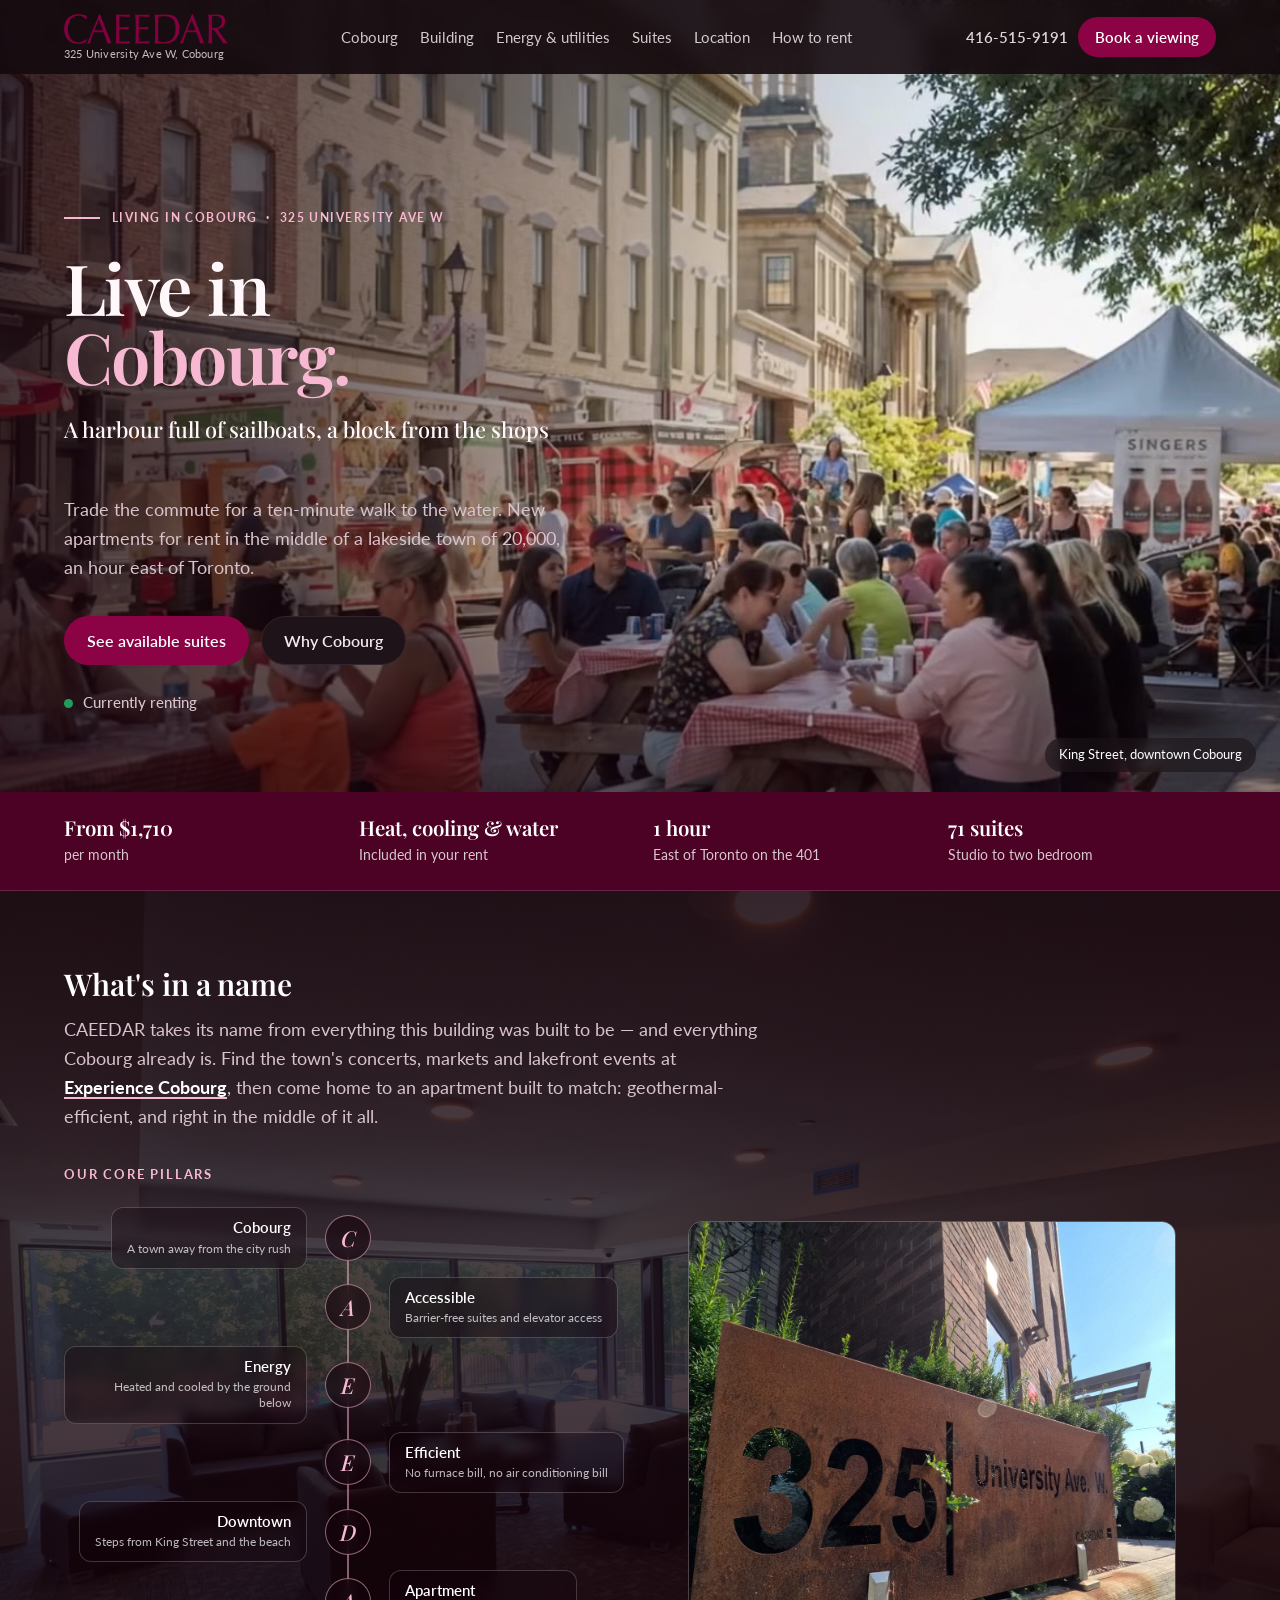
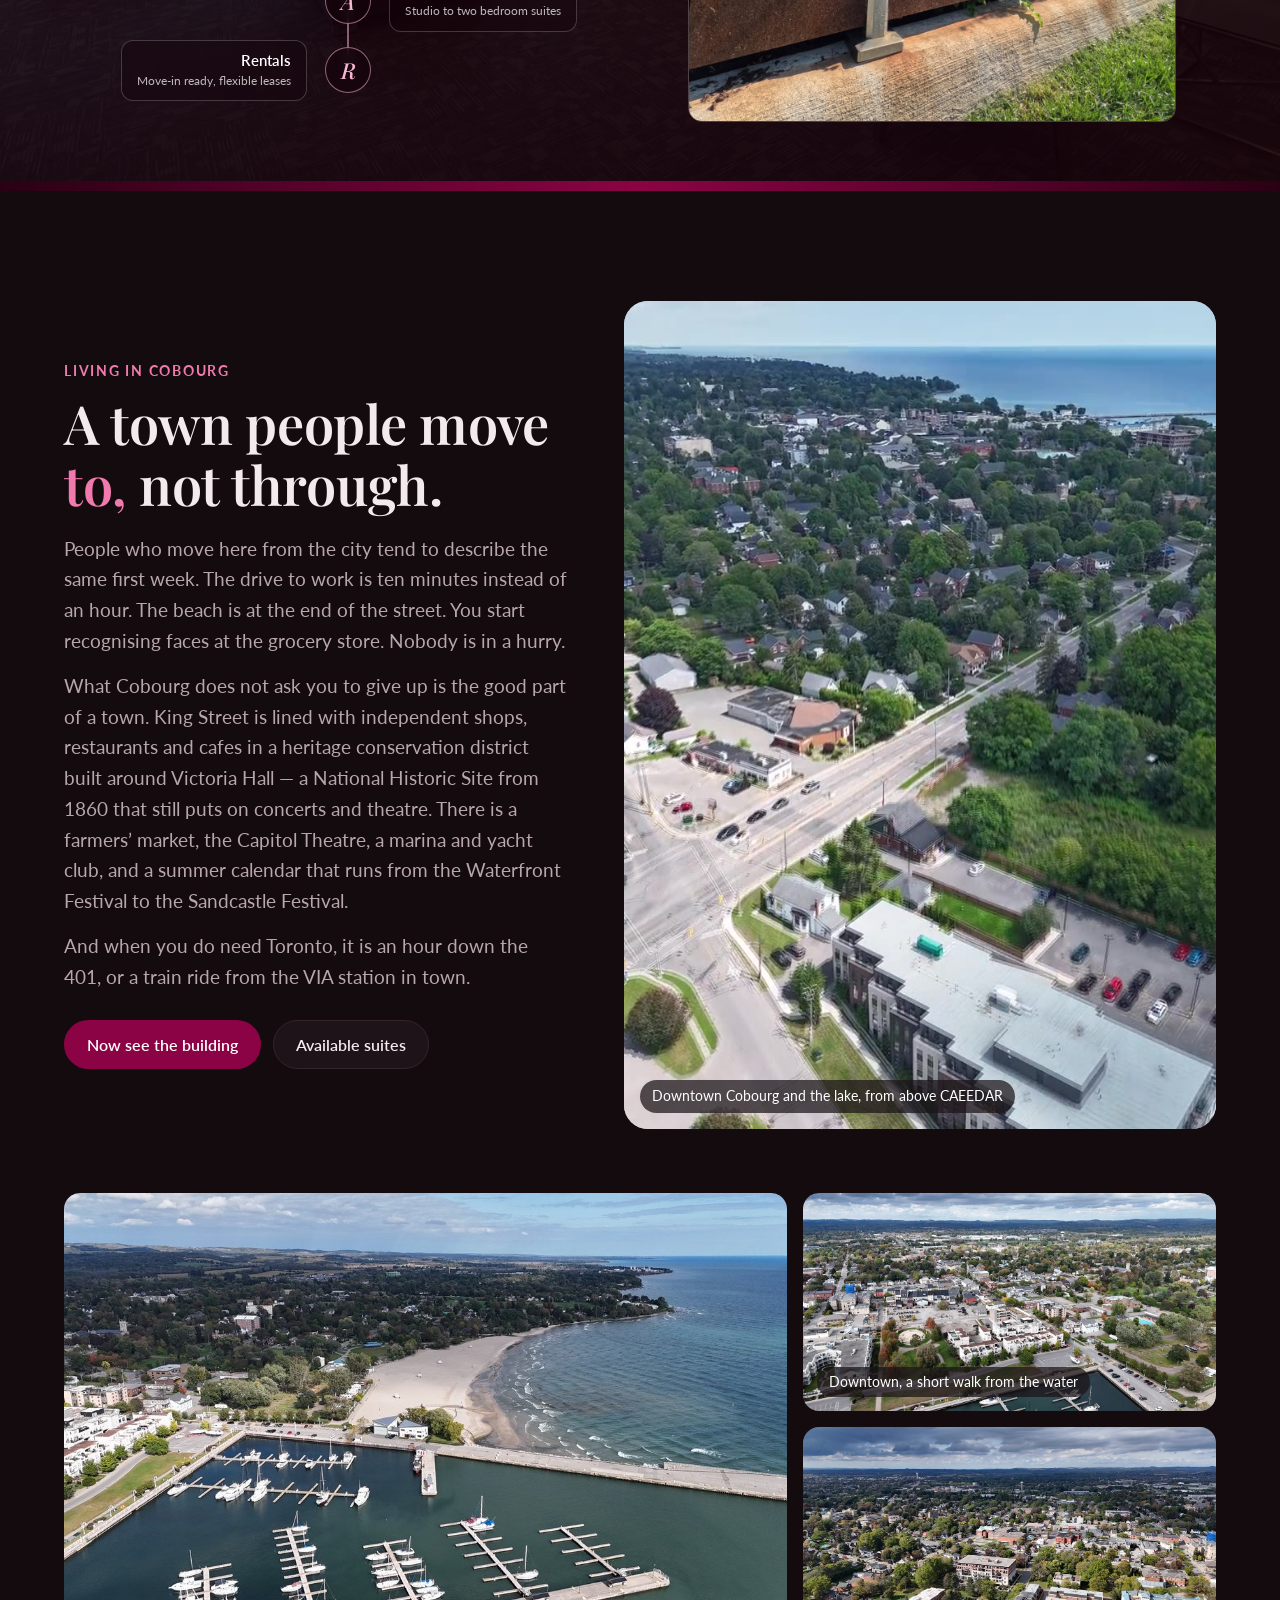
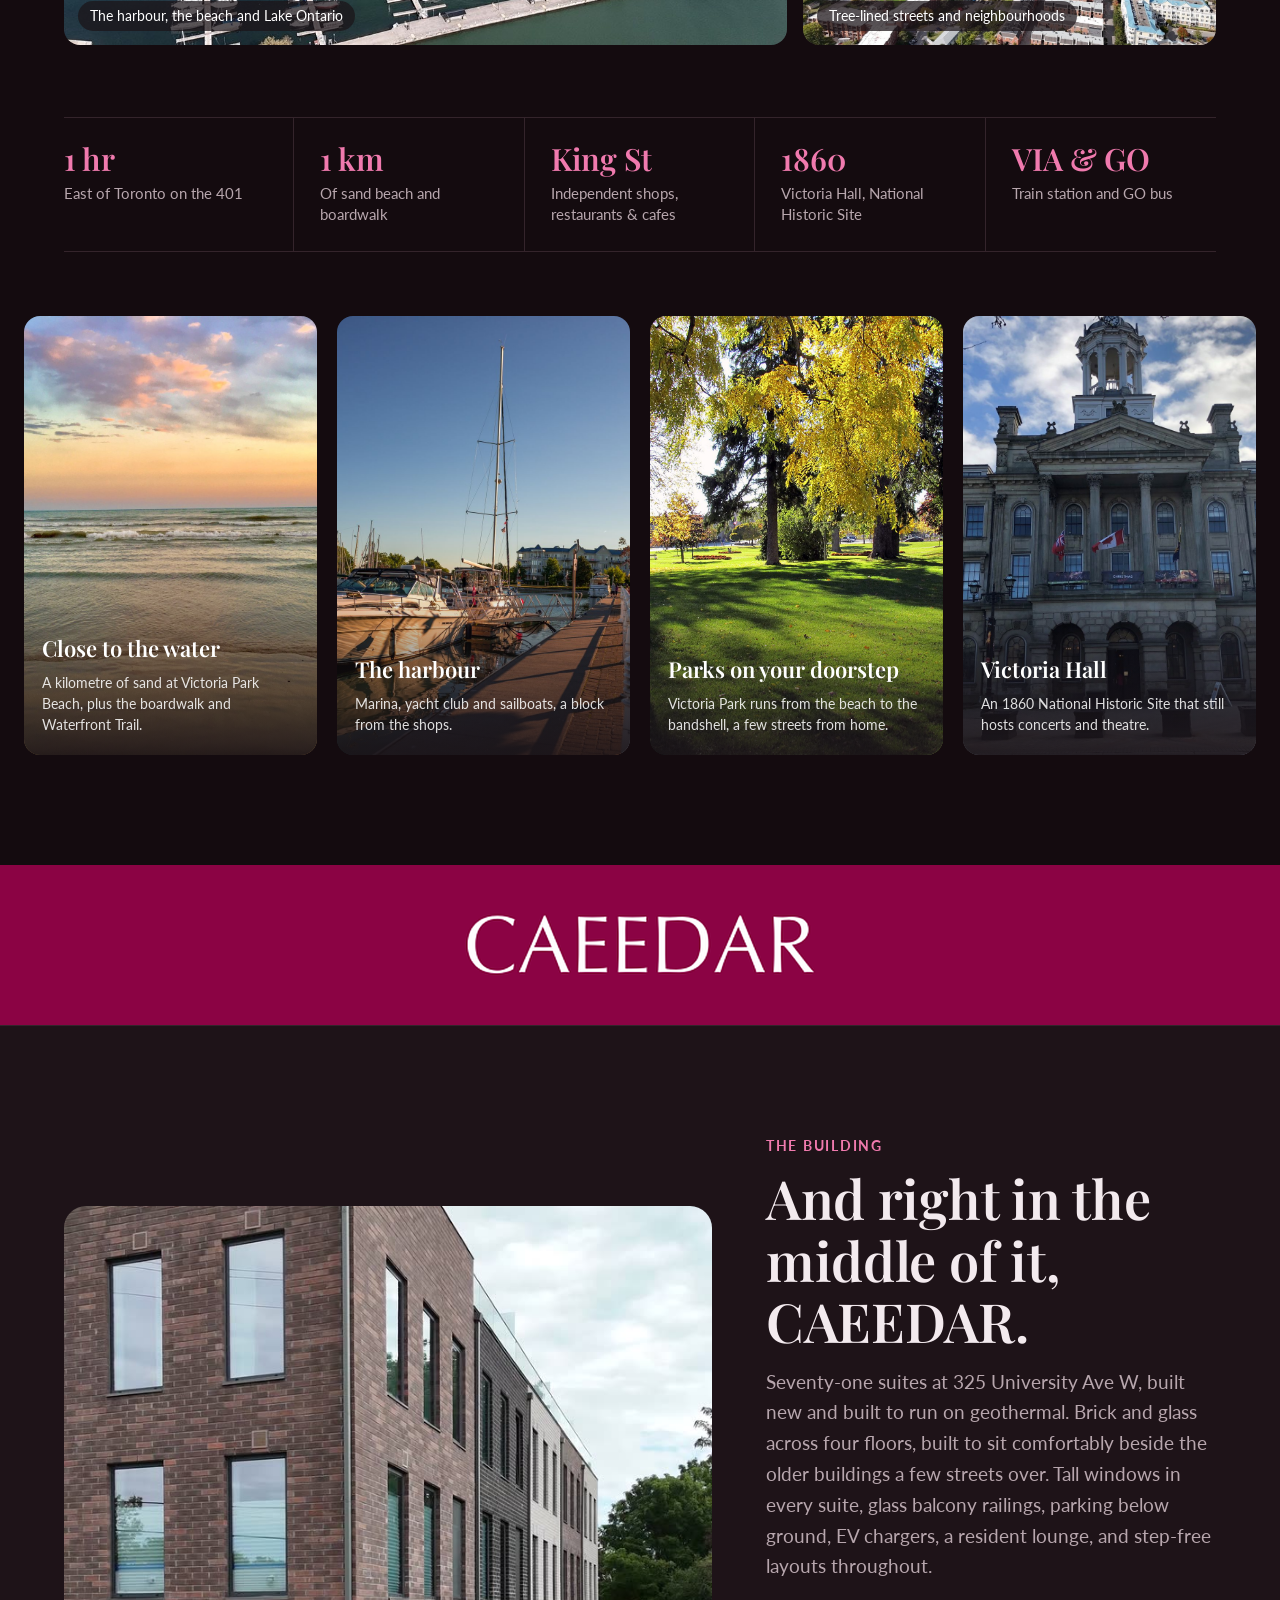
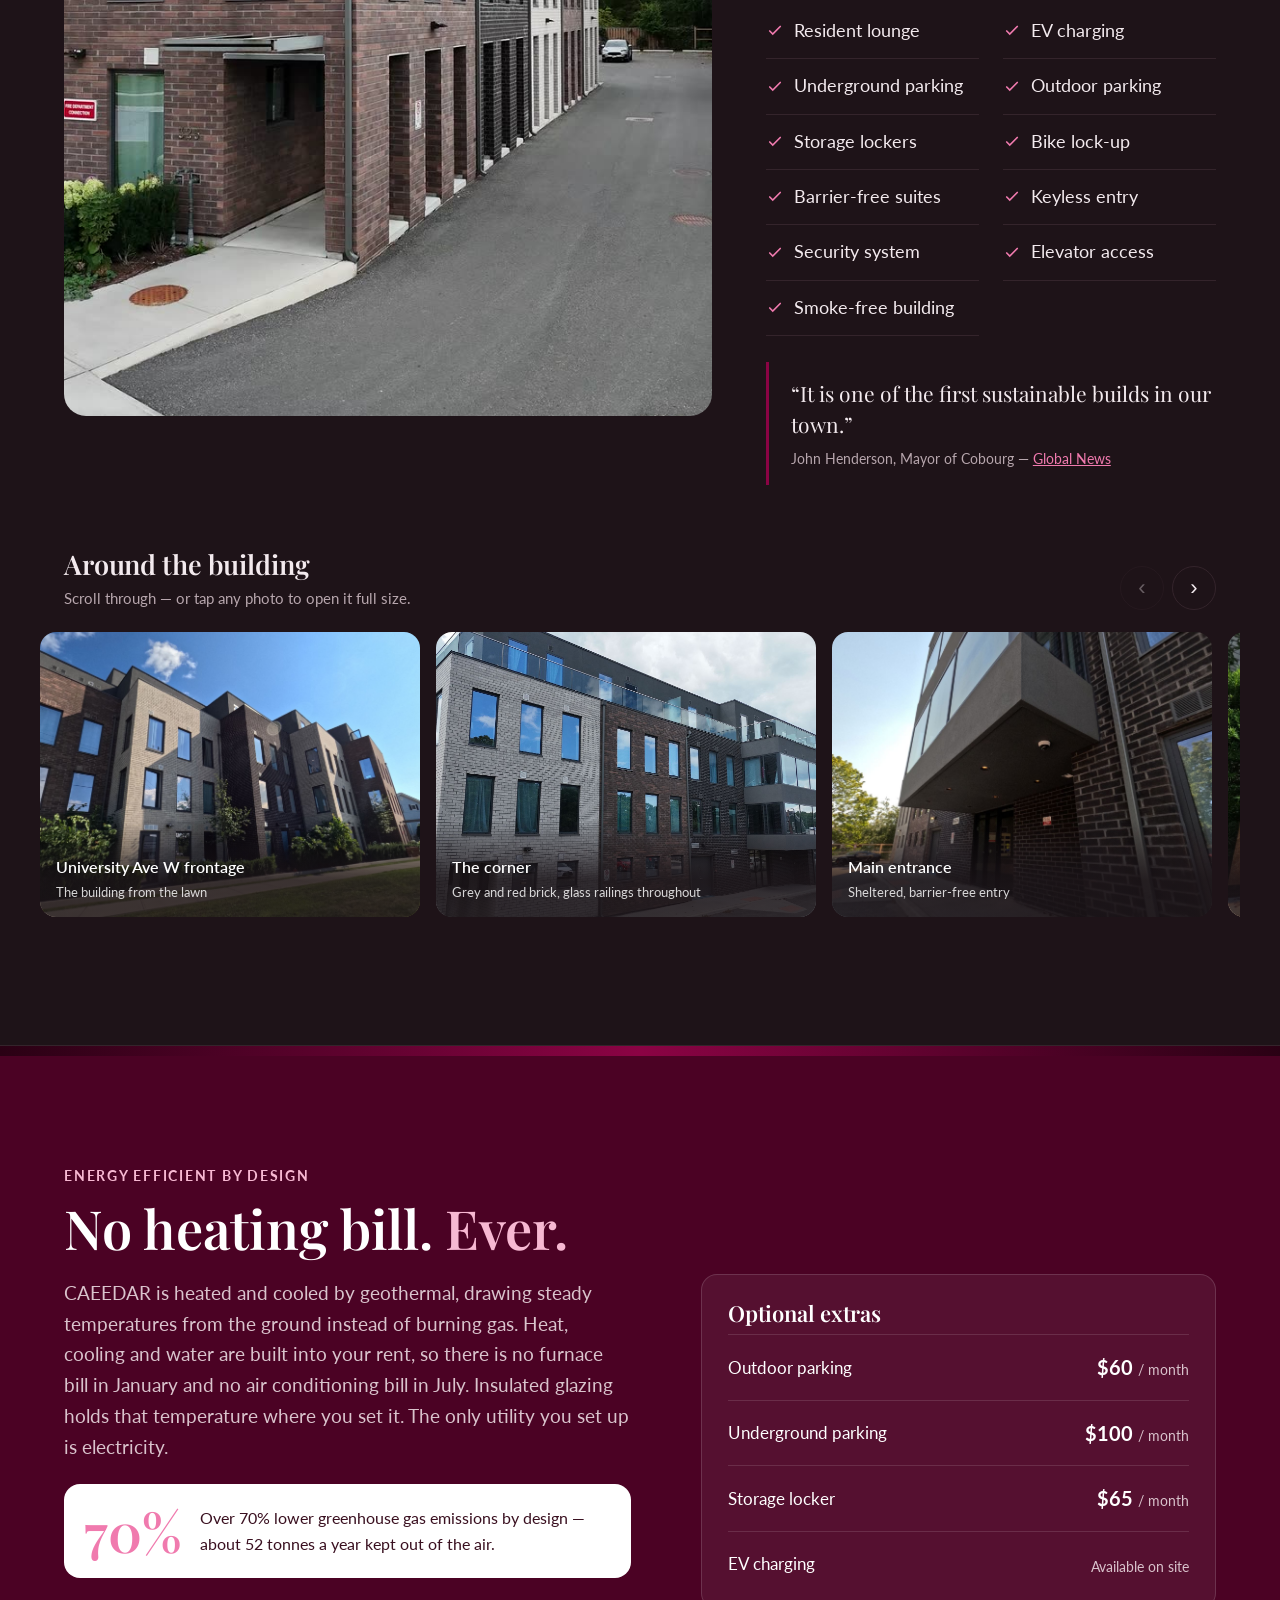
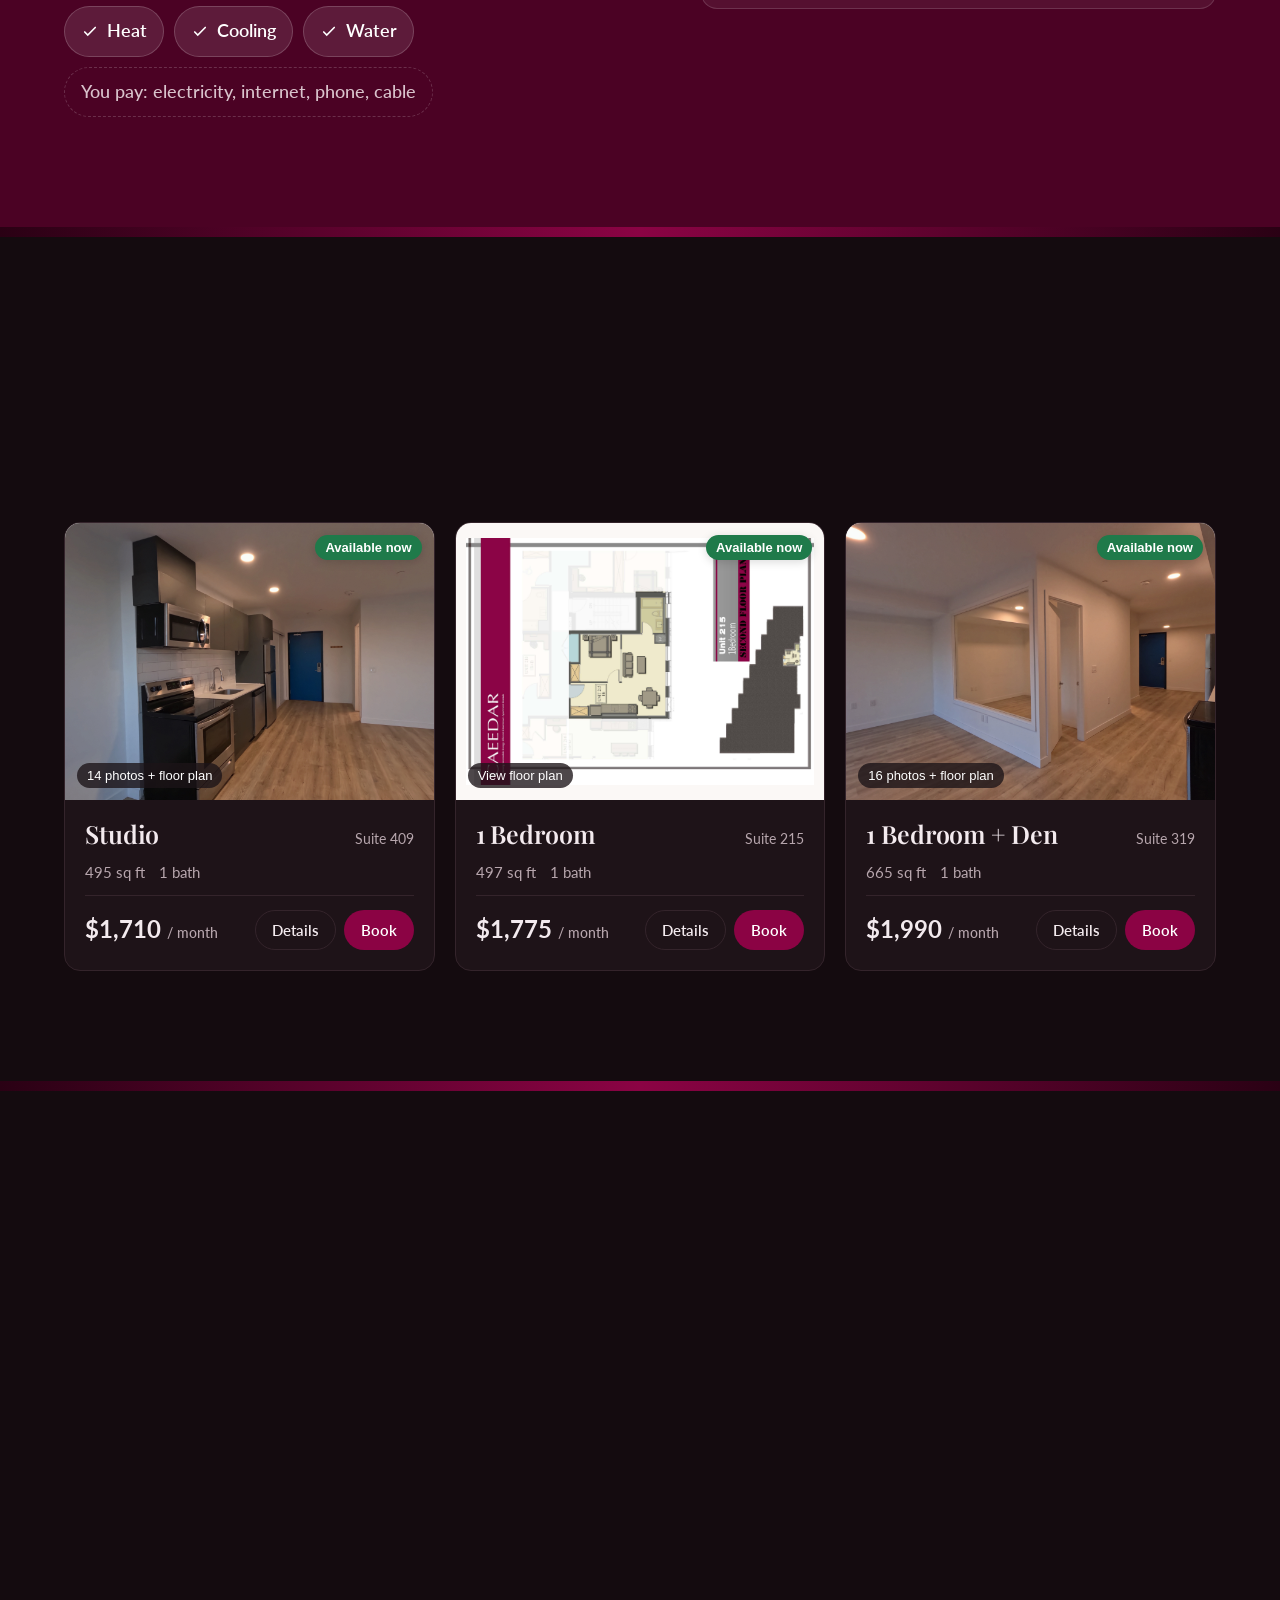
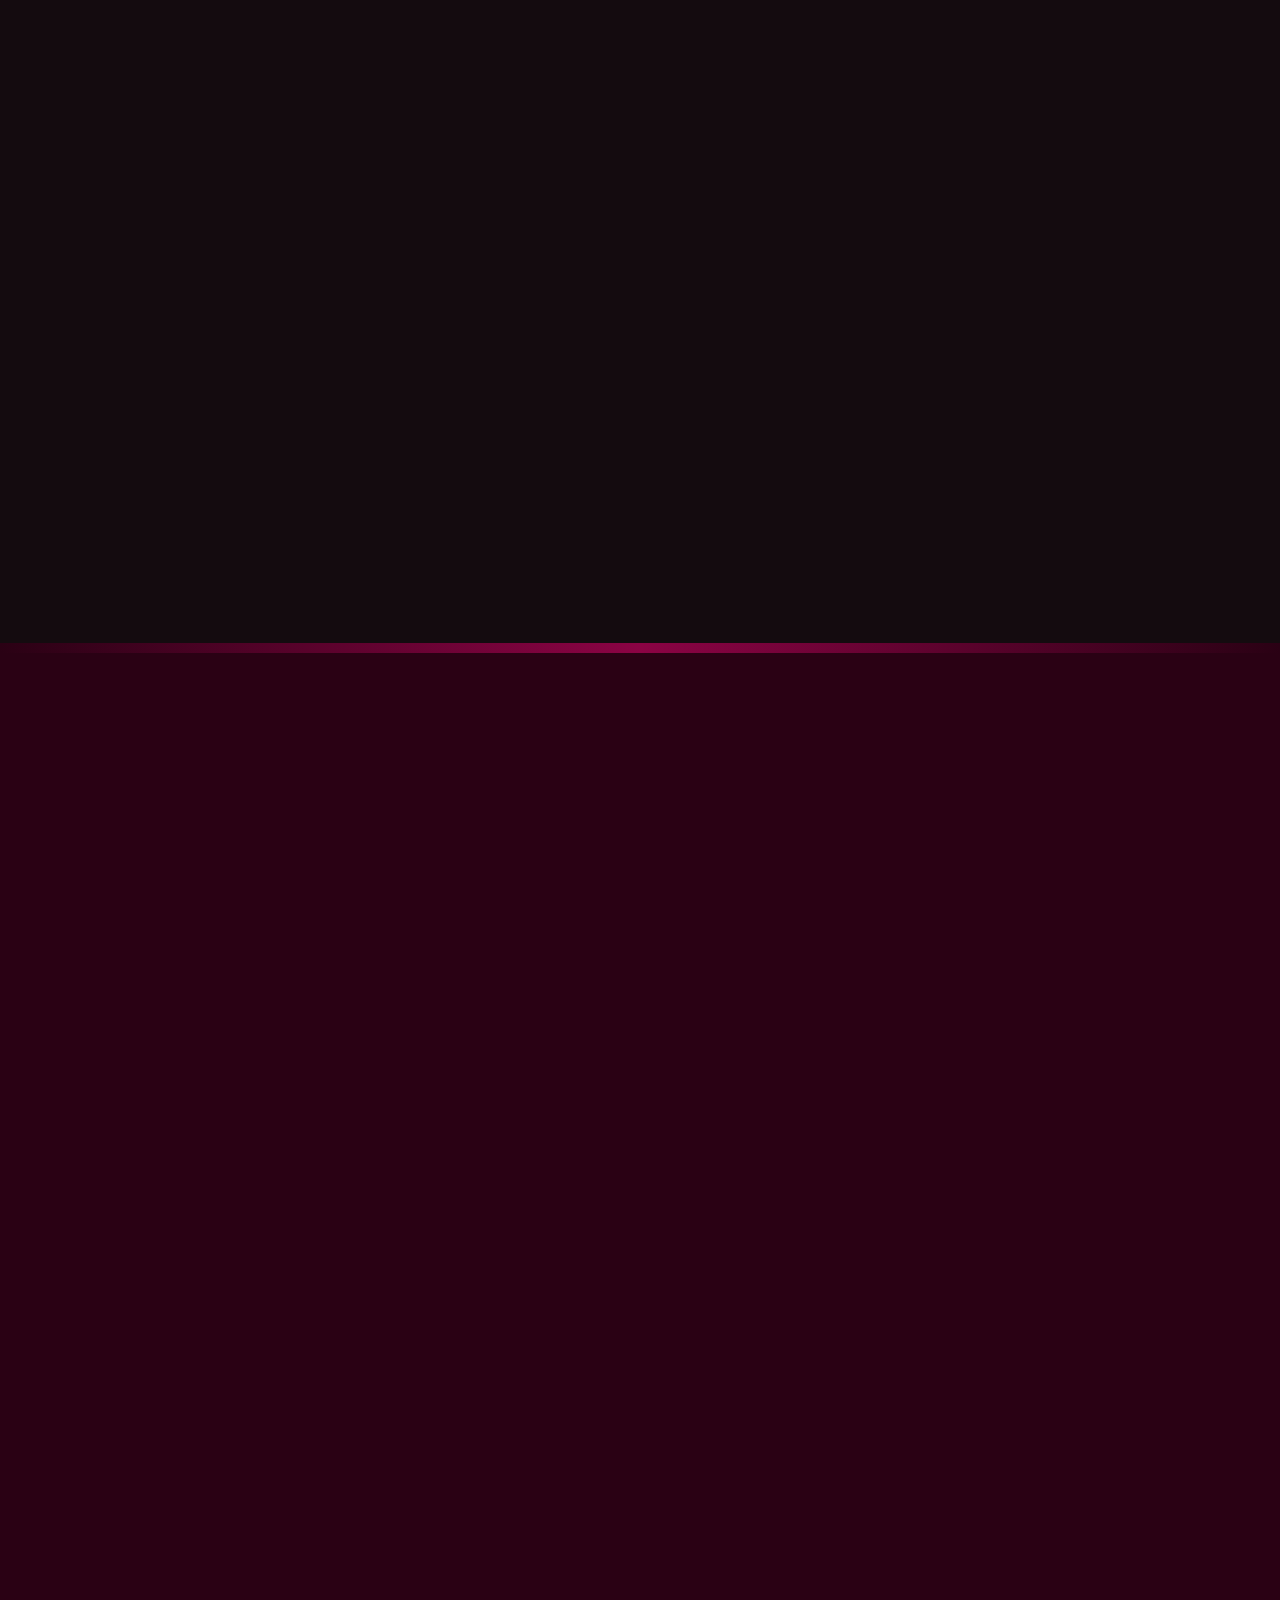
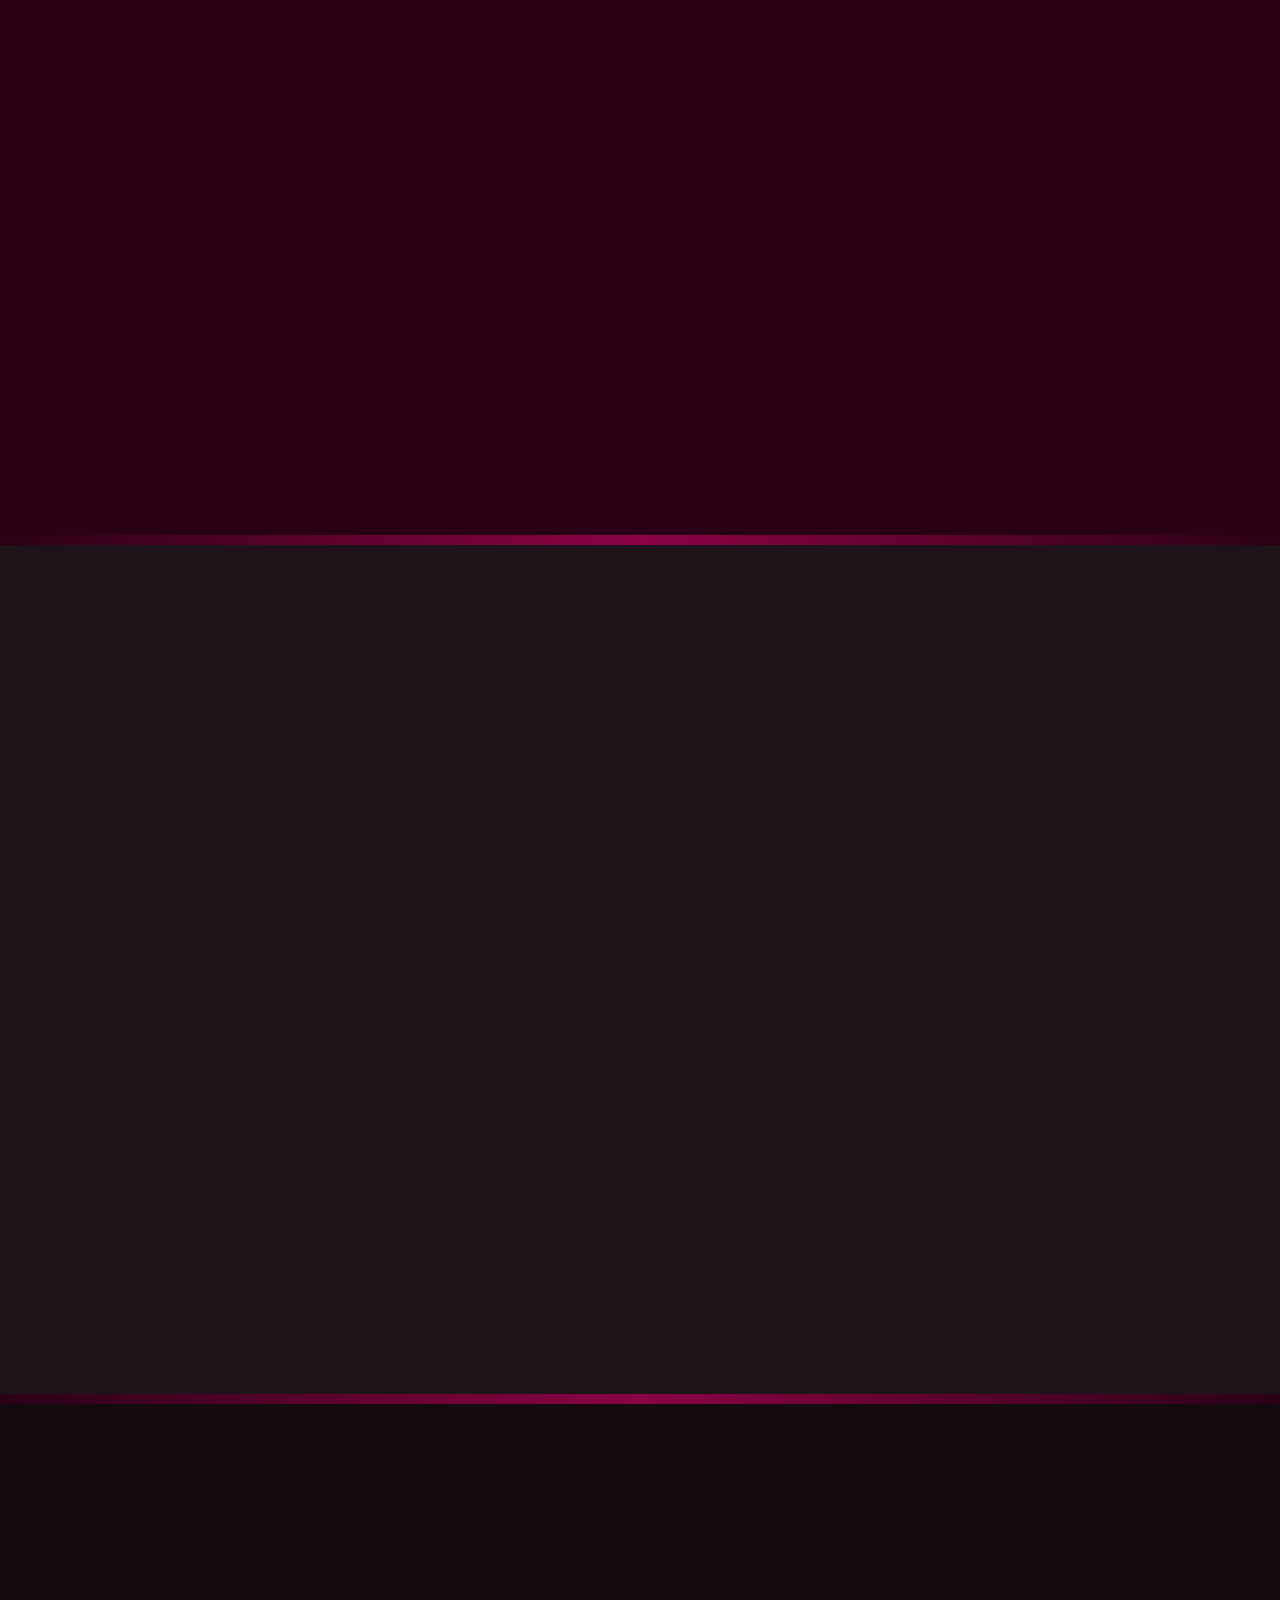
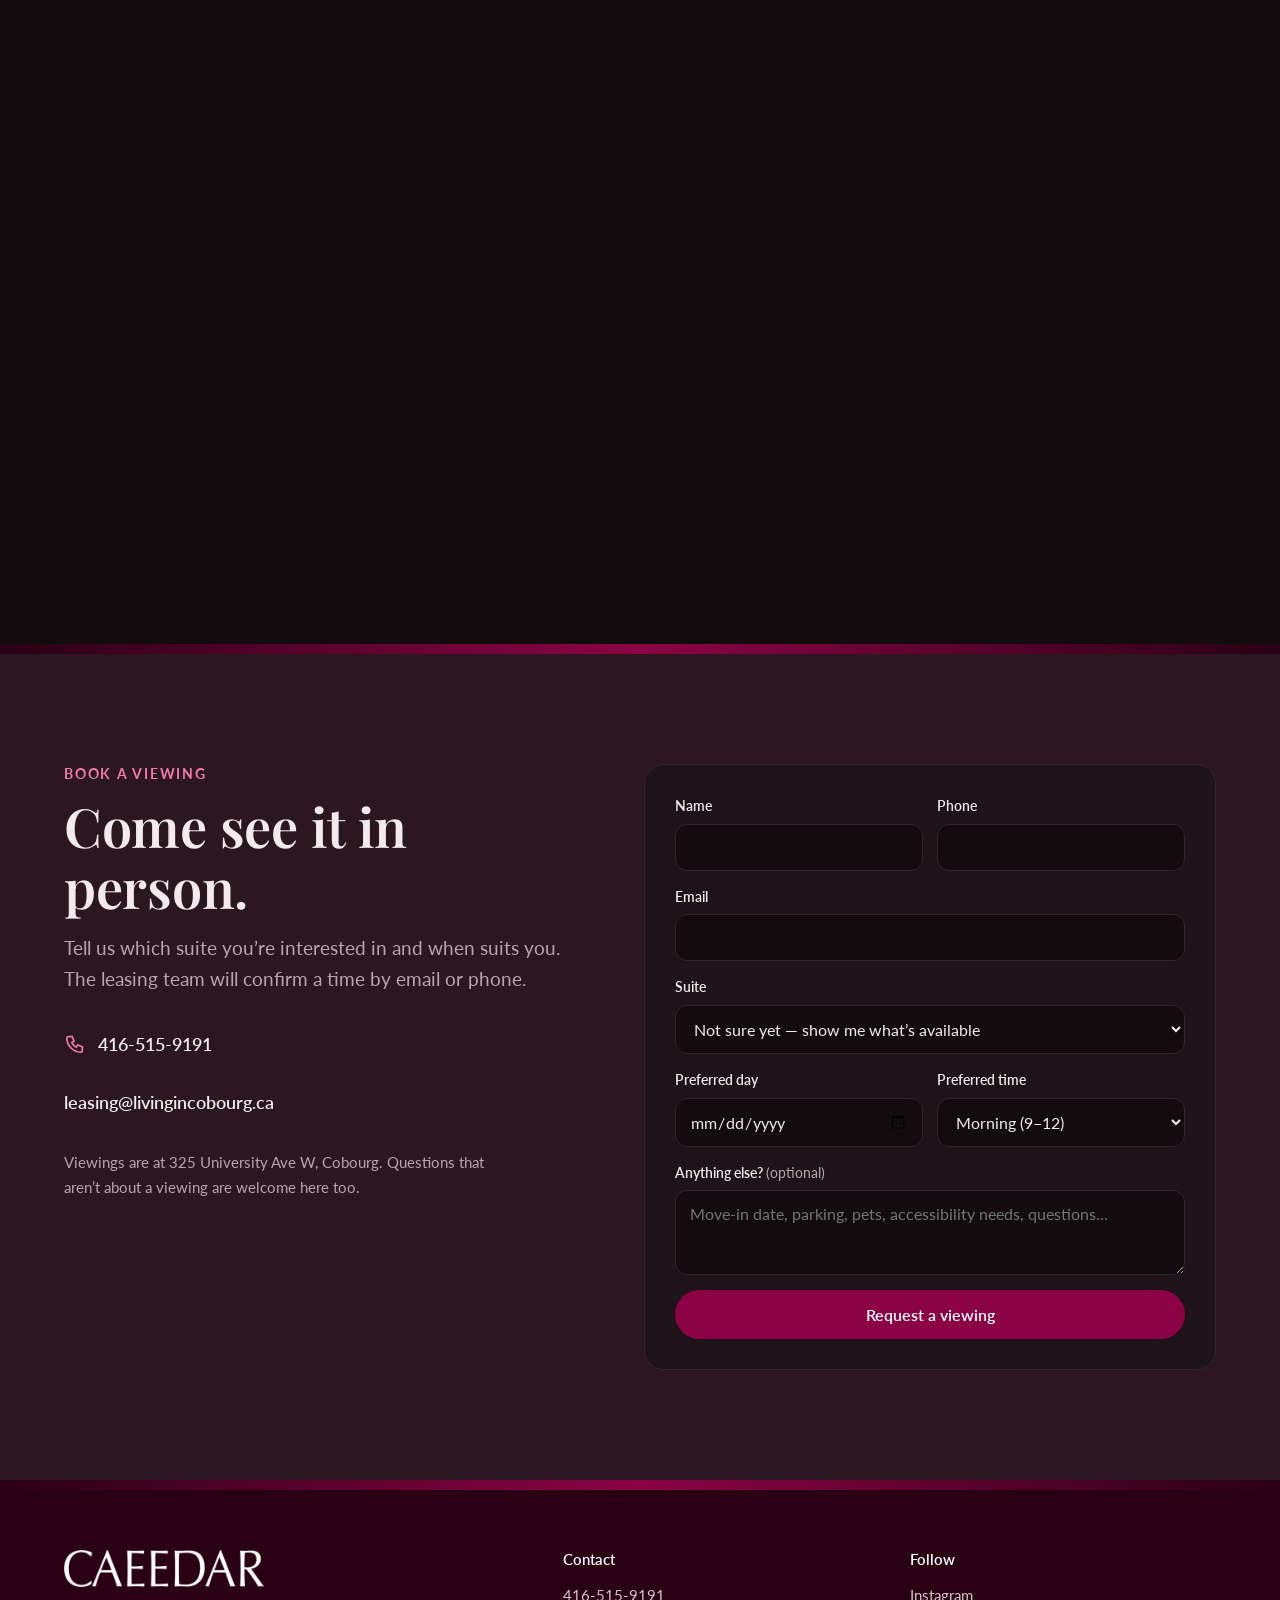
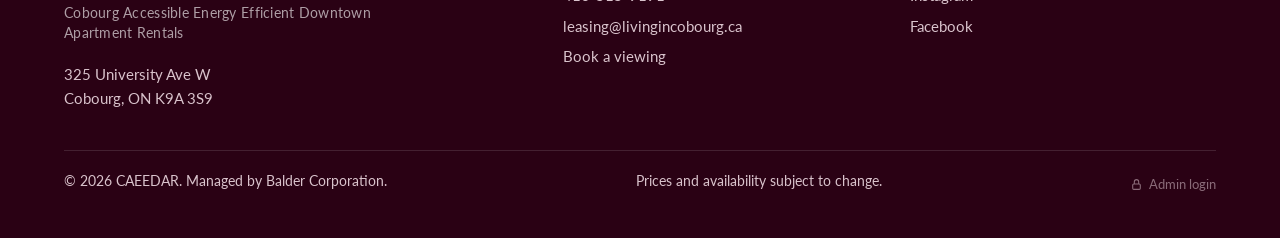
<file: index.html>
<!doctype html>
<html lang="en" data-theme="dark">
<head>
<meta charset="utf-8">
<meta name="viewport" content="width=device-width, initial-scale=1, viewport-fit=cover">
<title>Apartments for Rent in Downtown Cobourg | CAEEDAR, 325 University Ave W</title>
<meta name="description" content="New apartments for rent in downtown Cobourg, Ontario — an hour east of Toronto. Studio to two bedroom suites from $1,595, with heat, cooling and water included. Walk to the beach, the harbour and King Street. Book a viewing at CAEEDAR.">
<link rel="canonical" href="https://livingincobourg.ca/">
<link rel="sitemap" type="application/xml" href="/sitemap.xml">
<meta property="og:title" content="CAEEDAR | Apartments for Rent in Downtown Cobourg">
<meta property="og:description" content="Studio to two bedroom apartments in downtown Cobourg, an hour east of Toronto. Heat, cooling and water included. Walk to the beach and King Street.">
<meta property="og:image" content="https://livingincobourg.ca/img/cob-beach-aerial.jpg?v=20260919">
<meta property="og:image:alt" content="Victoria Park Beach and downtown Cobourg from the air">
<meta property="og:url" content="https://livingincobourg.ca/">
<meta property="og:site_name" content="CAEEDAR">
<meta property="og:locale" content="en_CA">
<meta name="twitter:card" content="summary_large_image">
<meta name="geo.region" content="CA-ON">
<meta name="geo.placename" content="Cobourg, Ontario">
<meta property="og:type" content="website">
<meta name="theme-color" content="#8B0344">
<link rel="icon" href="/favicon.ico" sizes="48x48">
<link rel="icon" type="image/png" sizes="192x192" href="/icon-192.png">
<link rel="apple-touch-icon" href="/apple-touch-icon.png">
<link rel="manifest" href="/site.webmanifest">
<link rel="preconnect" href="https://fonts.googleapis.com">
<link rel="preconnect" href="https://fonts.gstatic.com" crossorigin>
<link href="https://fonts.googleapis.com/css2?family=Playfair+Display:wght@400;500;600;700&family=Lato:wght@400;700&display=swap" rel="stylesheet">
<script type="application/ld+json">
{"@context":"https://schema.org","@graph":[
{"@type":"ApartmentComplex","@id":"https://livingincobourg.ca/#building","name":"CAEEDAR","alternateName":"Cobourg Accessible Energy Efficient Downtown Apartment Rentals","description":"New rental apartments in downtown Cobourg, Ontario, an hour east of Toronto. Studio, one bedroom, one bedroom plus den and two bedroom suites with heat, cooling and water included.","url":"https://livingincobourg.ca","image":"https://livingincobourg.ca/img/cob-beach-aerial.jpg?v=20260919","telephone":"+1-416-515-9191","email":"leasing@livingincobourg.ca","numberOfAccommodationUnits":71,"address":{"@type":"PostalAddress","streetAddress":"325 University Ave W","addressLocality":"Cobourg","addressRegion":"ON","postalCode":"K9A 3S9","addressCountry":"CA"},"geo":{"@type":"GeoCoordinates","latitude":43.9593,"longitude":-78.1783},"amenityFeature":[{"@type":"LocationFeatureSpecification","name":"Geothermal heating and cooling","value":true},{"@type":"LocationFeatureSpecification","name":"Heat, cooling and water included","value":true},{"@type":"LocationFeatureSpecification","name":"In-suite laundry","value":true},{"@type":"LocationFeatureSpecification","name":"EV charging","value":true},{"@type":"LocationFeatureSpecification","name":"Underground parking","value":true},{"@type":"LocationFeatureSpecification","name":"Resident lounge","value":true},{"@type":"LocationFeatureSpecification","name":"Barrier-free suites","value":true},{"@type":"LocationFeatureSpecification","name":"Keyless entry","value":true},{"@type":"LocationFeatureSpecification","name":"Elevator","value":true},{"@type":"LocationFeatureSpecification","name":"Smoke-free building","value":true}],"sameAs":["https://www.instagram.com/caeedar/","https://www.facebook.com/people/Caeedar/61592659410158/"]},
{"@type":"RealEstateAgent","@id":"https://livingincobourg.ca/#leasing","name":"CAEEDAR Leasing, Balder Corporation","url":"https://livingincobourg.ca","telephone":"+1-416-515-9191","email":"leasing@livingincobourg.ca","image":"https://livingincobourg.ca/img/cob-beach-aerial.jpg?v=20260919","priceRange":"$1,595 - $2,350","areaServed":{"@type":"City","name":"Cobourg, Ontario"},"address":{"@type":"PostalAddress","streetAddress":"325 University Ave W","addressLocality":"Cobourg","addressRegion":"ON","postalCode":"K9A 3S9","addressCountry":"CA"}},
{"@type":"FAQPage","@id":"https://livingincobourg.ca/#faq","mainEntity":[
{"@type":"Question","name":"How far is Cobourg from Toronto?","acceptedAnswer":{"@type":"Answer","text":"Cobourg is about an hour east of Toronto on Highway 401. There is also a VIA Rail station in town and a GO bus connection to Oshawa."}},
{"@type":"Question","name":"What is included in the rent at CAEEDAR?","acceptedAnswer":{"@type":"Answer","text":"Heat, cooling and water are included in the rent. The building runs on geothermal heating and cooling, so there is no furnace or air conditioning bill. Residents set up electricity, and choose their own internet, phone and cable."}},
{"@type":"Question","name":"How much are apartments at CAEEDAR in Cobourg?","acceptedAnswer":{"@type":"Answer","text":"Suites start at $1,595 a month for a studio and run to $2,350 for a two bedroom, with one bedroom and one bedroom plus den suites in between. Prices and availability change as suites are leased."}},
{"@type":"Question","name":"Is CAEEDAR close to the beach and downtown Cobourg?","acceptedAnswer":{"@type":"Answer","text":"Yes. The building is at 325 University Ave W in the Sinclair Park neighbourhood, a short walk from West Beach and the waterfront, and from the shops, restaurants, Victoria Hall and the Capitol Theatre on King Street."}},
{"@type":"Question","name":"Are there accessible apartments at CAEEDAR?","acceptedAnswer":{"@type":"Answer","text":"Yes. Barrier-free suites are available in several layouts, the building has elevator access and a universal washroom in the amenity area, and accessibility is built into the name: CAEEDAR stands for Cobourg Accessible Energy Efficient Downtown Apartment Rentals."}}
]}]}
</script>
<link rel="stylesheet" href="css/site.css">
</head>
<body>

<header class="top" id="top">
  <div class="wrap">
    <a class="brand" href="#main" aria-label="CAEEDAR home"><img class="brand-mark" src="img/logo-mark-wine.png?v=20260923b" alt="CAEEDAR" width="960" height="176"><small>325 University Ave W, Cobourg</small></a>
    <nav class="links" aria-label="Main">
      <a href="#cobourg">Cobourg</a><a href="#building">Building</a><a href="#included">Energy &amp; utilities</a><a href="#suites">Suites</a><a href="#location">Location</a><a href="#apply">How to rent</a>
    </nav>
    <div class="top-actions">
      <span class="phone">416-515-9191</span>
      <a class="btn btn-wine btn-sm" data-book href="#contact">Book a viewing</a>
      <button class="menu-btn" id="menuBtn" aria-label="Open menu" aria-expanded="false" aria-controls="menuPanel"><span></span><span></span><span></span></button>
    </div>
  </div>
</header>

<div class="menu-panel" id="menuPanel" aria-hidden="true">
  <nav aria-label="Mobile">
    <a href="#cobourg">Cobourg</a>
    <a href="#building">The building</a>
    <a href="#included">Energy &amp; utilities</a>
    <a href="#suites">Available suites</a>
    <a href="#features">Inside the suites</a>
    <a href="#location">Location</a>
    <a href="#faq">Questions</a>
    <a href="#apply">How to rent</a>
    <a href="#contact">Book a viewing</a>
  </nav>
  <div class="menu-actions">
    <a class="btn btn-wine" data-book href="#contact">Book a viewing</a>
    <a class="btn btn-line" href="tel:+14165159191">Call 416-515-9191</a>
  </div>
</div>

<main id="main">
<section class="hero" id="top-hero">
  <div class="hero-stage">
    <div class="hero-bg" aria-hidden="true">
      <div class="slides">
        <div class="slide s1 is-on">
          <video muted playsinline preload="auto" poster="video/town-kingst-poster.jpg?v=20260919" data-mobile="video/town-kingst-m.mp4?v=20260919">
            <source src="video/town-kingst.mp4?v=20260919" type="video/mp4">
          </video>
        </div>
        <div class="slide s2">
          <video muted playsinline preload="auto" poster="video/town-harbour-poster.jpg?v=20260919" data-mobile="video/town-harbour-m.mp4?v=20260919">
            <source src="video/town-harbour.mp4?v=20260919" type="video/mp4">
          </video>
        </div>
        <div class="slide s3"></div>
      </div>
      <div class="hero-scrim"></div>
    </div>
    <div class="hero-inner">
      <div class="hero-copy">
        <p class="kicker"><span class="kr"></span>Living in Cobourg &nbsp;·&nbsp; 325 University Ave W</p>
        <h1>Live in<br><em>Cobourg.</em></h1>
        <div class="rotator" aria-live="polite">
          <span class="rot-item is-on">A kilometre of sand beach on Lake Ontario</span>
          <span class="rot-item">Steps from Victoria Hall and King Street</span>
          <span class="rot-item">A harbour full of sailboats, a block from the shops</span>
          <span class="rot-item">One hour east of Toronto, a world away from it</span>
        </div>
        <p class="lede">Trade the commute for a ten-minute walk to the water. New apartments for rent in the middle of a lakeside town of 20,000, an hour east of Toronto.</p>
        <div class="cta-row">
          <a class="btn btn-wine" href="#suites">See available suites</a>
          <a class="btn btn-line" href="#cobourg">Why Cobourg</a>
        </div>
        <div class="avail-pill"><span class="dot"></span><span id="availCount">Currently renting</span></div>
      </div>
    </div>
    <p class="hero-caption" id="shotCaption">King Street, downtown Cobourg</p>
  </div>
  <div class="hero-bar">
    <div class="wrap">
      <div><b id="fromPrice">From $1,595</b><span>per month</span></div>
      <div><b>Heat, cooling &amp; water</b><span>Included in your rent</span></div>
      <div><b>1 hour</b><span>East of Toronto on the 401</span></div>
      <div><b>71 suites</b><span>Studio to two bedroom</span></div>
    </div>
  </div>
</section>

<section class="acro" id="name">
  <div class="acro-bg" aria-hidden="true"><img src="img/amenity-lounge.jpg?v=20260919" alt="" loading="lazy"></div>
  <div class="wrap">
    <div class="acro-intro"><h2 style="font-size:30px">What's in a name</h2><p>CAEEDAR takes its name from everything this building was built to be — and everything Cobourg already is. Find the town's concerts, markets and lakefront events at <a href="https://www.experiencecobourg.ca/" target="_blank" rel="noopener">Experience Cobourg</a>, then come home to an apartment built to match: geothermal-efficient, and right in the middle of it all.</p></div>
    <p class="acro-eyebrow">Our core pillars</p>
    <div class="pillars">
      <div class="pillars-grid">
        <div class="pillar"><div class="pillar-badge"><b>C</b></div><div class="pillar-copy"><strong>Cobourg</strong><span>A town away from the city rush</span></div></div>
        <div class="pillar"><div class="pillar-badge"><b>A</b></div><div class="pillar-copy"><strong>Accessible</strong><span>Barrier-free suites and elevator access</span></div></div>
        <div class="pillar"><div class="pillar-badge"><b>E</b></div><div class="pillar-copy"><strong>Energy</strong><span>Heated and cooled by the ground below</span></div></div>
        <div class="pillar"><div class="pillar-badge"><b>E</b></div><div class="pillar-copy"><strong>Efficient</strong><span>No furnace bill, no air conditioning bill</span></div></div>
        <div class="pillar"><div class="pillar-badge"><b>D</b></div><div class="pillar-copy"><strong>Downtown</strong><span>Steps from King Street and the beach</span></div></div>
        <div class="pillar"><div class="pillar-badge"><b>A</b></div><div class="pillar-copy"><strong>Apartment</strong><span>Studio to two bedroom suites</span></div></div>
        <div class="pillar"><div class="pillar-badge"><b>R</b></div><div class="pillar-copy"><strong>Rentals</strong><span>Move-in ready, flexible leases</span></div></div>
      </div>
      <figure class="pillar-photo"><img src="img/address-sign.jpg?v=20260929" alt="325 University Ave W — the CAEEDAR sign" loading="lazy"></figure>
    </div>
  </div>
</section>

<div class="section-divider" aria-hidden="true"></div>

<section class="block cobourg" id="cobourg">
  <div class="wrap">
    <div class="cgrid2">
      <div class="reveal">
        <p class="eyebrow">Living in Cobourg</p>
        <h2>A town people move <em>to,</em> not through.</h2>
        <p class="lede" style="margin-top:18px">People who move here from the city tend to describe the same first week. The drive to work is ten minutes instead of an hour. The beach is at the end of the street. You start recognising faces at the grocery store. Nobody is in a hurry.</p>
        <p class="lede" style="margin-top:14px">What Cobourg does not ask you to give up is the good part of a town. King Street is lined with independent shops, restaurants and cafes in a heritage conservation district built around Victoria Hall — a National Historic Site from 1860 that still puts on concerts and theatre. There is a farmers’ market, the Capitol Theatre, a marina and yacht club, and a summer calendar that runs from the Waterfront Festival to the Sandcastle Festival.</p>
        <p class="lede" style="margin-top:14px">And when you do need Toronto, it is an hour down the 401, or a train ride from the VIA station in town.</p>
        <div class="cta-row" style="margin-top:28px">
          <a class="btn btn-wine" href="#building">Now see the building</a>
          <a class="btn btn-line" href="#suites">Available suites</a>
        </div>
      </div>
      <figure class="lake reveal">
        <img src="video/lake-view-poster.jpg?v=20260919" alt="Aerial view over Cobourg rooftops and trees to Lake Ontario">
        <video autoplay muted loop playsinline preload="none" poster="video/lake-view-poster.jpg?v=20260919" data-lazyvideo aria-label="Drone video over Cobourg toward Lake Ontario">
          <source data-src="video/lake-view.mp4?v=20260919" type="video/mp4">
        </video>
        <figcaption>Downtown Cobourg and the lake, from above CAEEDAR</figcaption>
      </figure>
    </div>

    <div class="town-gallery reveal">
      <figure class="tg-main"><img src="img/cob-aerial-harbour-beach.jpg?v=20261006" alt="Aerial view of Cobourg Harbour marina, Victoria Park Beach and Lake Ontario" width="1182" height="665" loading="lazy"><figcaption>The harbour, the beach and Lake Ontario</figcaption></figure>
      <figure><img src="img/cob-aerial-downtown.jpg?v=20261006" alt="Aerial view of downtown Cobourg in autumn, with the harbour in the corner" width="1182" height="665" loading="lazy"><figcaption>Downtown, a short walk from the water</figcaption></figure>
      <figure><img src="img/cob-aerial-town.jpg?v=20261006" alt="Aerial view over Cobourg’s rooftops and tree-lined streets toward the hills" width="1182" height="665" loading="lazy"><figcaption>Tree-lined streets and neighbourhoods</figcaption></figure>
    </div>

    <div class="town-stats reveal">
      <div><b>1 hr</b><span>East of Toronto on the 401</span></div>
      <div><b>1 km</b><span>Of sand beach and boardwalk</span></div>
      <div><b>King St</b><span>Independent shops, restaurants &amp; cafes</span></div>
      <div><b>1860</b><span>Victoria Hall, National Historic Site</span></div>
      <div><b>VIA &amp; GO</b><span>Train station and GO bus</span></div>
    </div>

    <div class="town-cards reveal">
      <figure><img src="img/card-water.jpg?v=20260919" alt="Sunset over the waves at Victoria Park Beach in Cobourg" loading="lazy"><figcaption><b>Close to the water</b><span>A kilometre of sand at Victoria Park Beach, plus the boardwalk and Waterfront Trail.</span></figcaption></figure>
      <figure><img src="img/card-harbour.jpg?v=20260919" alt="Sailboats moored at Cobourg Harbour marina" loading="lazy"><figcaption><b>The harbour</b><span>Marina, yacht club and sailboats, a block from the shops.</span></figcaption></figure>
      <figure><img src="img/card-park.jpg?v=20260919" alt="Autumn light through the trees in Victoria Park, Cobourg" loading="lazy"><figcaption><b>Parks on your doorstep</b><span>Victoria Park runs from the beach to the bandshell, a few streets from home.</span></figcaption></figure>
      <figure><img src="img/card-vichall.jpg?v=20260919" alt="Victoria Hall, Cobourg’s 1860 National Historic Site" loading="lazy"><figcaption><b>Victoria Hall</b><span>An 1860 National Historic Site that still hosts concerts and theatre.</span></figcaption></figure>
    </div>
  </div>
</section>

<div class="logo-band">
  <div class="wrap">
    <img src="img/logo-wordmark.png?v=20260919" alt="CAEEDAR" width="572" height="114">
  </div>
</div>

<section class="block building" id="building">
  <div class="wrap">
    <div class="bgrid">
      <div class="bmedia reveal">
        <video autoplay muted loop playsinline preload="none" poster="video/building-poster.jpg?v=20261006" data-lazyvideo data-mobile="video/building-m.mp4?v=20261006" data-mobile-poster="video/building-m-poster.jpg?v=20261006" data-mobile-media="(max-width:1000px)" aria-label="Drone video along the building, down the side lane, past the parking lot to the main entrance">
          <source data-src="video/building.mp4?v=20261006" type="video/mp4">
        </video>
      </div>
      <div class="reveal">
        <p class="eyebrow">The building</p>
        <h2>And right in the middle of it, CAEEDAR.</h2>
        <p class="lede" style="margin:14px 0 22px">Seventy-one suites at 325 University Ave W, built new and built to run on geothermal. Brick and glass across four floors, built to sit comfortably beside the older buildings a few streets over. Tall windows in every suite, glass balcony railings, parking below ground, EV chargers, a resident lounge, and step-free layouts throughout.</p>
        <ul class="amen">
          <li><svg viewBox="0 0 24 24" fill="none" stroke="currentColor" stroke-width="2.2" stroke-linecap="round"><path d="M5 12l4 4 10-10"/></svg>Resident lounge</li>
          <li><svg viewBox="0 0 24 24" fill="none" stroke="currentColor" stroke-width="2.2" stroke-linecap="round"><path d="M5 12l4 4 10-10"/></svg>EV charging</li>
          <li><svg viewBox="0 0 24 24" fill="none" stroke="currentColor" stroke-width="2.2" stroke-linecap="round"><path d="M5 12l4 4 10-10"/></svg>Underground parking</li>
          <li><svg viewBox="0 0 24 24" fill="none" stroke="currentColor" stroke-width="2.2" stroke-linecap="round"><path d="M5 12l4 4 10-10"/></svg>Outdoor parking</li>
          <li><svg viewBox="0 0 24 24" fill="none" stroke="currentColor" stroke-width="2.2" stroke-linecap="round"><path d="M5 12l4 4 10-10"/></svg>Storage lockers</li>
          <li><svg viewBox="0 0 24 24" fill="none" stroke="currentColor" stroke-width="2.2" stroke-linecap="round"><path d="M5 12l4 4 10-10"/></svg>Bike lock-up</li>
          <li><svg viewBox="0 0 24 24" fill="none" stroke="currentColor" stroke-width="2.2" stroke-linecap="round"><path d="M5 12l4 4 10-10"/></svg>Barrier-free suites</li>
          <li><svg viewBox="0 0 24 24" fill="none" stroke="currentColor" stroke-width="2.2" stroke-linecap="round"><path d="M5 12l4 4 10-10"/></svg>Keyless entry</li>
          <li><svg viewBox="0 0 24 24" fill="none" stroke="currentColor" stroke-width="2.2" stroke-linecap="round"><path d="M5 12l4 4 10-10"/></svg>Security system</li>
          <li><svg viewBox="0 0 24 24" fill="none" stroke="currentColor" stroke-width="2.2" stroke-linecap="round"><path d="M5 12l4 4 10-10"/></svg>Elevator access</li>
          <li><svg viewBox="0 0 24 24" fill="none" stroke="currentColor" stroke-width="2.2" stroke-linecap="round"><path d="M5 12l4 4 10-10"/></svg>Smoke-free building</li>
        </ul>
        <blockquote class="press">“It is one of the first sustainable builds in our town.”<cite>John Henderson, Mayor of Cobourg — <a href="https://globalnews.ca/news/8106648/federal-government-cobourg-housing-funding/" target="_blank" rel="noopener">Global News</a></cite></blockquote>
      </div>
    </div>
    <div class="gal-head reveal">
      <div><h3>Around the building</h3><p>Scroll through — or tap any photo to open it full size.</p></div>
      <div class="gal-nav"><button type="button" class="gnav" data-scroll="prev" aria-label="Previous photos">‹</button><button type="button" class="gnav" data-scroll="next" aria-label="More photos">›</button></div>
    </div>
    <div class="scroller reveal" id="bldgScroller">
      <figure data-gal="building" data-i="0"><img src="img/ext-frontage.jpg?v=20260919" alt="University Ave frontage at CAEEDAR, 325 University Ave W Cobourg" loading="lazy"><figcaption><b>University Ave W frontage</b><span>The building from the lawn</span></figcaption></figure>
      <figure data-gal="building" data-i="1"><img src="img/aerial-corner.jpg?v=20260919" alt="From above at CAEEDAR, 325 University Ave W Cobourg" loading="lazy"><figcaption><b>The corner</b><span>Grey and red brick, glass railings throughout</span></figcaption></figure>
      <figure data-gal="building" data-i="2"><img src="img/ext-entrance.jpg?v=20260919" alt="Main entrance at CAEEDAR, 325 University Ave W Cobourg" loading="lazy"><figcaption><b>Main entrance</b><span>Sheltered, barrier-free entry</span></figcaption></figure>
      <figure data-gal="building" data-i="3"><img src="img/ext-sign.jpg?v=20260919" alt="325 University Ave W at CAEEDAR, 325 University Ave W Cobourg" loading="lazy"><figcaption><b>325 University Ave W</b><span>Cobourg, Ontario</span></figcaption></figure>
      <figure data-gal="building" data-i="4"><img src="img/ext-breezeway.jpg?v=20260919" alt="Breezeway at CAEEDAR, 325 University Ave W Cobourg" loading="lazy"><figcaption><b>Breezeway</b><span>Covered walk through to the parking side</span></figcaption></figure>
      <figure data-gal="building" data-i="5"><img src="img/aerial-garden.jpg?v=20260919" alt="Courtyard at CAEEDAR, 325 University Ave W Cobourg" loading="lazy"><figcaption><b>Landscaping</b><span>Planted beds and grasses along the walkway</span></figcaption></figure>
      <figure data-gal="building" data-i="6"><img src="img/ext-trees.jpg?v=20260919" alt="Mature trees at CAEEDAR, 325 University Ave W Cobourg" loading="lazy"><figcaption><b>Green edges</b><span>Lawn and young trees along the sidewalk</span></figcaption></figure>
      <figure data-gal="building" data-i="7"><img src="img/aerial-parking.jpg?v=20260919" alt="Parking at CAEEDAR, 325 University Ave W Cobourg" loading="lazy"><figcaption><b>Parking</b><span>Surface spots, with underground below</span></figcaption></figure>
      <figure data-gal="building" data-i="8"><img src="img/ext-ev.jpg?v=20260919" alt="EV charging at CAEEDAR, 325 University Ave W Cobourg" loading="lazy"><figcaption><b>EV charging</b><span>Chargers on site for residents</span></figcaption></figure>
      <figure data-gal="building" data-i="9"><img src="img/amenity-lounge.jpg?v=20260919" alt="Resident lounge at CAEEDAR, 325 University Ave W Cobourg" loading="lazy"><figcaption><b>Resident lounge</b><span>Sofas, big windows and room to spread out</span></figcaption></figure>
      <figure data-gal="building" data-i="10"><img src="img/amenity-wide.jpg?v=20260919" alt="Lounge, wide view at CAEEDAR, 325 University Ave W Cobourg" loading="lazy"><figcaption><b>Lounge, wide view</b><span>The full length of the residents’ floor</span></figcaption></figure>
      <figure data-gal="building" data-i="11"><img src="img/amenity-kitchen.jpg?v=20260919" alt="Lounge kitchen at CAEEDAR, 325 University Ave W Cobourg" loading="lazy"><figcaption><b>Lounge kitchen</b><span>Bar seating for guests and gatherings</span></figcaption></figure>
    </div>
  </div>
</section>
<div class="section-divider" aria-hidden="true"></div>
<section class="block included" id="included">
  <div class="wrap inc-grid">
    <div class="reveal">
      <p class="eyebrow">Energy efficient by design</p>
      <h2>No heating bill. <em>Ever.</em></h2>
      <p class="lede">CAEEDAR is heated and cooled by geothermal, drawing steady temperatures from the ground instead of burning gas. Heat, cooling and water are built into your rent, so there is no furnace bill in January and no air conditioning bill in July. Insulated glazing holds that temperature where you set it. The only utility you set up is electricity.</p>
      <div class="green" style="margin:22px 0 4px"><b>70%</b><p>Over 70% lower greenhouse gas emissions by design — about 52 tonnes a year kept out of the air.</p></div>
      <div class="utils">
        <span class="util"><svg viewBox="0 0 24 24" fill="none" stroke="currentColor" stroke-width="2.2" stroke-linecap="round"><path d="M5 12l4 4 10-10"/></svg>Heat</span>
        <span class="util"><svg viewBox="0 0 24 24" fill="none" stroke="currentColor" stroke-width="2.2" stroke-linecap="round"><path d="M5 12l4 4 10-10"/></svg>Cooling</span>
        <span class="util"><svg viewBox="0 0 24 24" fill="none" stroke="currentColor" stroke-width="2.2" stroke-linecap="round"><path d="M5 12l4 4 10-10"/></svg>Water</span>
        <span class="util no">You pay: electricity, internet, phone, cable</span>
      </div>

    </div>
    <div class="extras reveal">
      <h3>Optional extras</h3>
      <div class="extra"><span>Outdoor parking</span><b>$60 <small>/ month</small></b></div>
      <div class="extra"><span>Underground parking</span><b>$100 <small>/ month</small></b></div>
      <div class="extra"><span>Storage locker</span><b>$65 <small>/ month</small></b></div>
      <div class="extra"><span>EV charging</span><b><small>Available on site</small></b></div>
    </div>
  </div>
</section>
<div class="section-divider" aria-hidden="true"></div>
<section class="block" id="suites">
  <div class="wrap">
    <div class="sec-head reveal">
      <div>
        <h2>Available suites</h2>
        <p class="lede" id="moveByHint">Tap a suite to see its floor plan and photos. Prices are per month. Pick a move-in date to see what is ready by then.</p>
      </div>
      <div class="filters">
        <div class="chips" role="group" aria-label="Filter by suite type" id="typeChips"></div>
        <div class="movein">
          <label for="moveBy">Move in by</label>
          <input type="date" id="moveBy" aria-describedby="moveByHint">
          <button type="button" class="clear-date" id="moveByClear" hidden aria-label="Clear the move-in date">Clear</button>
        </div>
      </div>
    </div>
    <div class="suites" id="suiteList"><!--suites:start-->
      <a class="suite-link" href="suites/408/">1 Bedroom, suite 408: 563 sq ft, $1,930/month, available now</a>
      <a class="suite-link" href="suites/409/">Studio, suite 409: 495 sq ft, $1,710/month, available November 1</a>
      <a class="suite-link" href="suites/319/">1 Bedroom + Den , suite 319: 665 sq ft, $1,990/month, available November 1</a>
      <a class="suite-link" href="suites/203/">2 Bedroom, suite 203: 699 sq ft, $2,250/month, available November 1</a>
      <!--suites:end--></div>
  </div>
</section>
<div class="section-divider" aria-hidden="true"></div>
<section class="block" id="features">
  <div class="wrap">
    <div class="sec-head reveal">
      <div><h2>Inside the suites</h2><p class="lede">Tall windows, open floors and a full kitchen in every suite.</p></div>
    </div>
    <div class="fgrid reveal" id="featGallery">
      <figure data-gal="suites" data-i="0"><img src="img/int-open-plan.jpg?v=20260919" alt="Open-plan living room and kitchen with island and large windows" loading="lazy"><figcaption>Open-plan living</figcaption></figure>
      <figure data-gal="suites" data-i="1"><img src="img/int-kitchen-detail.jpg?v=20260919" alt="Kitchen with stainless steel appliances and under-cabinet lighting" loading="lazy"><figcaption>Kitchen</figcaption></figure>
      <figure data-gal="suites" data-i="2"><img src="img/int-laundry.jpg?v=20260919" alt="In-suite stacked washer and dryer beside the kitchen" loading="lazy"><figcaption>In-suite laundry</figcaption></figure>
      <figure data-gal="suites" data-i="3"><img src="img/int-living-windows.jpg?v=20260919" alt="Bright living room with a row of large windows" loading="lazy"><figcaption>Living room</figcaption></figure>
      <figure data-gal="suites" data-i="4"><img src="img/int-island.jpg?v=20260919" alt="Kitchen island and open living area in a two bedroom suite" loading="lazy"><figcaption>Island counter</figcaption></figure>
    </div>
    <div class="feat-list reveal">
      <div class="feat"><svg viewBox="0 0 24 24" fill="none" stroke="currentColor" stroke-width="1.7"><rect x="5" y="3" width="14" height="18" rx="2"/><circle cx="12" cy="13" r="4"/><path d="M8 6h2"/></svg><h3>In-suite laundry</h3><p>Your own washer and dryer.</p></div>
      <div class="feat"><svg viewBox="0 0 24 24" fill="none" stroke="currentColor" stroke-width="1.7"><rect x="3" y="4" width="18" height="16" rx="2"/><path d="M3 10h18M8 14h.01M12 14h.01"/></svg><h3>Full kitchen</h3><p>Fridge, stove, dishwasher and microwave.</p></div>
      <div class="feat"><svg viewBox="0 0 24 24" fill="none" stroke="currentColor" stroke-width="1.7" stroke-linecap="round"><path d="M12 3v18M5 7l14 10M19 7L5 17"/></svg><h3>Central air</h3><p>Geothermal heating and cooling.</p></div>
      <div class="feat"><svg viewBox="0 0 24 24" fill="none" stroke="currentColor" stroke-width="1.7" stroke-linecap="round"><circle cx="11" cy="4" r="2"/><path d="M11 7v6h5l2 6"/><path d="M8 11a6 6 0 108 7"/></svg><h3>Barrier-free options</h3><p>Accessible suites in several layouts.</p></div>
    </div>
  </div>
</section>
<div class="section-divider" aria-hidden="true"></div>
<section class="block location" id="location">
  <div class="wrap">
    <div class="lgrid">
      <div class="reveal">
        <h2>Downtown Cobourg, a short walk from the lake.</h2>
        <p class="lede">In the Sinclair Park neighbourhood, close to the beach, the shops and restaurants on King Street, and everything in town.</p>
        <ul class="places">
          <li>West Beach and the waterfront <span>Lake Ontario</span></li>
          <li>King Street shops and restaurants <span>Downtown</span></li>
          <li>Victoria Hall <span>Downtown</span></li>
          <li>Cobourg Public Library <span>Downtown</span></li>
          <li>Northumberland Hills Hospital <span>Elgin St W</span></li>
          <li>Northumberland Mall <span>Shopping</span></li>
          <li>Highway 401 <span>A few minutes' drive</span></li>
        </ul>
        <div class="addr-line">
          <a class="btn btn-white btn-sm" href="https://www.google.com/maps/dir/?api=1&amp;destination=325+University+Ave+W,+Cobourg,+ON+K9A+3S9" target="_blank" rel="noopener">Get directions</a>
          <span style="color:var(--on-dark-muted)">325 University Ave W, Cobourg, ON K9A 3S9</span>
        </div>
      </div>
      <figure class="lake reveal">
        <img src="img/loc-vichall-aerial.jpg?v=20260919" alt="Victoria Hall from the air, with the harbour and Lake Ontario behind it in downtown Cobourg" loading="lazy">
        <figcaption>Victoria Hall, the harbour and the lake</figcaption>
      </figure>
    </div>
    <div class="mapcard reveal">
      <div class="map-fallback" style="background-image:url('img/aerial-neighbourhood.jpg?v=20260919')">
        <b style="font-family:var(--display);font-weight:400;font-size:28px">325 University Ave W</b>
        <a class="btn btn-white btn-sm" href="https://www.google.com/maps/search/?api=1&amp;query=325+University+Ave+W,+Cobourg,+ON+K9A+3S9" target="_blank" rel="noopener">Open in Google Maps</a>
      </div>
      <iframe title="Map of 325 University Ave W, Cobourg" loading="lazy" referrerpolicy="no-referrer-when-downgrade" src="https://www.google.com/maps?q=325+University+Ave+W,+Cobourg,+ON+K9A+3S9&amp;output=embed"></iframe>
    </div>
  </div>
</section>
<div class="section-divider" aria-hidden="true"></div>
<section class="block faq" id="faq">
  <div class="wrap">
    <div class="sec-head reveal"><div><h2>Questions people ask</h2><p class="lede">Mostly from people moving out of the city.</p></div></div>
    <div class="faq-list reveal">
      <details><summary>How far is Cobourg from Toronto?</summary><p>About an hour east on Highway 401. There is also a VIA Rail station in town and a GO bus connection to Oshawa, so you can get in without driving.</p></details>
      <details><summary>What is included in the rent?</summary><p>Heat, cooling and water. The building runs on geothermal heating and cooling, so there is no furnace bill in January and no air conditioning bill in July. You set up electricity, and choose your own internet, phone and cable.</p></details>
      <details><summary>How much are the apartments?</summary><p>Suites start at $1,595 a month for a studio and run to $2,350 for a two bedroom, with one bedroom and one bedroom + den in between. Prices and availability change as suites are leased — the list above is current.</p></details>
      <details><summary>Is it really walking distance to the beach and downtown?</summary><p>Yes. The building is at 325 University Ave W in the Sinclair Park neighbourhood. West Beach and the waterfront are a short walk, and so are the shops, restaurants, Victoria Hall and the Capitol Theatre on King Street.</p></details>
      <details><summary>Are there accessible suites?</summary><p>Yes. Barrier-free suites are available in several layouts, and the building has elevator access throughout. Accessibility is the second letter of the name.</p></details>
      <details><summary>What is the parking situation?</summary><p>Underground parking is $100 a month and outdoor parking is $60. Storage lockers are $65, and there is EV charging on site plus a bike lock-up.</p></details>
    </div>
  </div>
</section>
<div class="section-divider" aria-hidden="true"></div>
<section class="block" id="apply">
  <div class="wrap">
    <div class="sec-head reveal"><div><h2>How to rent</h2><p class="lede">Three simple steps. We're happy to show you the building before you apply.</p></div></div>
    <div class="steps">
      <div class="step reveal"><div class="n">1</div><h3>Book a viewing</h3><p>Send a viewing request with a day and time that suits you. The leasing team will confirm by email or phone.</p><a class="btn btn-wine btn-sm" data-book href="#contact">Book a viewing</a></div>
      <div class="step reveal"><div class="n">2</div><h3>Apply</h3><!--apply:start--><p>Fill in the rental application, then upload it online with:</p><ul><li>Employment letter, tax documents, or proof of other income</li><li>Most recent Notice of Assessment if self-employed</li><li>Photo ID</li></ul><div class="step-btns"><a class="btn btn-line btn-sm" href="files/Caeedar-Rental-Application.pdf" download>Download application (PDF)</a><a class="btn btn-wine btn-sm" href="apply/">Apply now</a></div><!--apply:end--></div>
      <div class="step reveal"><div class="n">3</div><h3>Move in</h3><p>Once approved, you'll sign the Ontario standard lease, pay a last month's rent deposit, and set up tenant insurance and electricity.</p></div>
    </div>
  </div>
</section>
<div class="section-divider" aria-hidden="true"></div>
<section class="block contact" id="contact">
  <div class="wrap cgrid">
    <div class="reveal">
      <p class="eyebrow">Book a viewing</p>
      <h2>Come see it in person.</h2>
      <p class="lede" style="margin-top:14px">Tell us which suite you&rsquo;re interested in and when suits you. The leasing team will confirm a time by email or phone.</p>
      <div class="cinfo">
        <span class="cline"><svg viewBox="0 0 24 24" fill="none" stroke="currentColor" stroke-width="1.8"><path d="M5 4h4l2 5-2.5 1.5a11 11 0 005 5L15 13l5 2v4a2 2 0 01-2 2A16 16 0 013 6a2 2 0 012-2"/></svg>416-515-9191</span>
        <a href="mailto:leasing@livingincobourg.ca"><svg viewBox="0 0 24 24" fill="none" stroke="currentColor" stroke-width="1.8"><rect x="3" y="5" width="18" height="14" rx="2"/><path d="M3 7l9 6 9-6"/></svg>leasing@livingincobourg.ca</a>
      </div>
      <p class="book-note">Viewings are at 325 University Ave W, Cobourg. Questions that aren&rsquo;t about a viewing are welcome here too.</p>
    </div>
    <form class="card reveal" name="viewing-request" method="POST" data-netlify="true" netlify-honeypot="company" id="inquiryForm">
      <input type="hidden" name="form-name" value="viewing-request">
      <p class="hp"><label>Leave empty <input name="company"></label></p>
      <div class="row2">
        <div class="field"><label for="f-name">Name</label><input id="f-name" name="name" autocomplete="name" required></div>
        <div class="field"><label for="f-phone">Phone</label><input id="f-phone" name="phone" type="tel" autocomplete="tel" required></div>
      </div>
      <div class="field"><label for="f-email">Email</label><input id="f-email" name="email" type="email" autocomplete="email" required></div>
      <div class="field"><label for="f-suite">Suite</label><select id="f-suite" name="suite"><option value="Not sure yet">Not sure yet &mdash; show me what&rsquo;s available</option></select></div>
      <div class="row2">
        <div class="field"><label for="f-date">Preferred day</label><input id="f-date" name="preferred_day" type="date" required></div>
        <div class="field"><label for="f-time">Preferred time</label><select id="f-time" name="preferred_time"><option>Morning (9&ndash;12)</option><option>Afternoon (12&ndash;4)</option><option>Evening (4&ndash;7)</option><option>Any time</option></select></div>
      </div>
      <div class="field"><label for="f-msg">Anything else? <span class="opt">(optional)</span></label><textarea id="f-msg" name="message" rows="3" placeholder="Move-in date, parking, pets, accessibility needs, questions&hellip;"></textarea></div>
      <button class="btn btn-wine" type="submit">Request a viewing</button>
      <div class="thanks" id="thanks" role="status">Thanks! Your request is in. The leasing team will be in touch to confirm a time.</div>
    </form>
  </div>
</section></main>

<div class="section-divider" aria-hidden="true"></div>

<footer>
  <div class="wrap">
    <div class="fgrid2">
      <div class="fbrand">
        <img src="img/logo-mark-white.png?v=20260923b" alt="CAEEDAR" width="960" height="176">
        <p class="ftag">Cobourg Accessible Energy Efficient Downtown Apartment Rentals</p>
        <p class="faddr">325 University Ave W<br>Cobourg, ON K9A 3S9</p>
      </div>
      <div><h4>Contact</h4><span class="flink">416-515-9191</span><a href="mailto:leasing@livingincobourg.ca">leasing@livingincobourg.ca</a><a data-book href="#contact">Book a viewing</a></div>
      <div><h4>Follow</h4><a href="https://www.instagram.com/caeedar/" target="_blank" rel="noopener">Instagram</a><a href="https://www.facebook.com/people/Caeedar/61592659410158/" target="_blank" rel="noopener">Facebook</a></div>
    </div>
    <div class="legal"><span>© 2026 CAEEDAR. Managed by Balder Corporation.</span><span>Prices and availability subject to change.</span><a href="/admin/" id="adminLink" class="admin-link" title="Staff use only — CAEEDAR management">Admin login</a></div>
  </div>
</footer>

<div class="mobile-bar">
  <a class="btn btn-ghost" href="tel:+14165159191">Call</a>
  <a class="btn btn-white" data-book href="#contact">Book a viewing</a>
</div>

<div class="modal" id="modal" role="dialog" aria-modal="true" aria-labelledby="mTitle">
  <div class="mbox">
    <button class="mclose" id="mClose">Close ✕</button>
    <div class="mstage"><img id="mImg" alt=""><button class="mnav prev" id="mPrev" aria-label="Previous">‹</button><button class="mnav next" id="mNext" aria-label="Next">›</button></div>
    <div class="mbar"><div><h3 id="mTitle"></h3><p id="mSub"></p></div><a class="btn btn-white btn-sm" id="mBook" data-book href="#contact">Book a viewing</a></div>
    <div class="mthumbs" id="mThumbs"></div>
  </div>
</div>

<script id="suiteData" type="application/json">
{
 "suites": [
  {
   "photos": [
    "/img/uploads/gptempdownload-13-.jpg",
    "/img/uploads/gptempdownload-12-.jpg",
    "/img/uploads/gptempdownload-15-.jpg"
   ],
   "barrierFree": false,
   "unit": "203",
   "price": 2250,
   "plan": "/img/uploads/unit-203-layout-325-university-ave-w-cobourg.jpg",
   "sqft": 699,
   "availableNow": false,
   "bath": 1.5,
   "label": "2 Bedroom",
   "availableDate": "2026-11-01",
   "type": "2b",
   "description": "A bright suite with an open living and kitchen area and tall windows, a short walk from the beach and King Street.\n\nCAEEDAR is a new geothermal rental building at 325 University Ave W in downtown Cobourg, an hour east of Toronto. Victoria Park Beach, the harbour and the shops on King Street are a short walk away.",
   "features": {
    "utilitiesIncluded": true,
    "laundry": true,
    "kitchen": true,
    "centralAir": true,
    "tallWindows": true
   }
  },
  {
   "barrierFree": false,
   "unit": "319",
   "price": 1990,
   "plan": "/img/uploads/unit-319-layout-325-university-ave-w-cobourg.jpg",
   "sqft": 665,
   "availableNow": false,
   "bath": 1,
   "label": "1 Bedroom + Den ",
   "availableDate": "2026-11-01",
   "type": "1bd",
   "description": "A bright third floor south facing suite with an open living and kitchen area and tall windows, a short walk from the beach and King Street.\n\nCAEEDAR is a new geothermal rental building at 325 University Ave W in downtown Cobourg, an hour east of Toronto. Victoria Park Beach, the harbour and the shops on King Street are a short walk away.",
   "features": {
    "utilitiesIncluded": true,
    "laundry": false,
    "kitchen": true,
    "centralAir": true,
    "tallWindows": true
   }
  },
  {
   "photos": [
    "/img/uploads/408.1.jpg",
    "/img/uploads/408.2.jpg",
    "/img/uploads/408.3.jpg",
    "/img/uploads/408.5.jpg",
    "/img/uploads/408.10.jpg",
    "/img/uploads/408.7.jpg",
    "/img/uploads/408.8.jpg"
   ],
   "barrierFree": false,
   "unit": "408",
   "price": 1930,
   "plan": "/img/plan-408.jpg",
   "sqft": 563,
   "planThumb": "/img/plan-thumb-408.jpg",
   "availableNow": true,
   "bath": 1,
   "label": "1 Bedroom",
   "availableDate": "2026-10-01",
   "type": "1b",
   "description": "A one bedroom with an open living and kitchen area, tall windows. Room to settle in, a short walk from the beach and King Street.\n\nCAEEDAR is a new geothermal rental building at 325 University Ave W in downtown Cobourg, an hour east of Toronto. Victoria Park Beach, the harbour and the shops on King Street are a short walk away.",
   "features": {
    "utilitiesIncluded": true,
    "laundry": false,
    "kitchen": true,
    "centralAir": true,
    "tallWindows": true
   }
  },
  {
   "photos": [],
   "barrierFree": false,
   "unit": "409",
   "price": 1710,
   "plan": "/img/plan-409.jpg",
   "sqft": 495,
   "planThumb": "/img/plan-thumb-409.jpg",
   "availableNow": false,
   "bath": 1,
   "label": "Studio",
   "availableDate": "2026-11-01",
   "type": "studio",
   "description": "An open studio with tall windows and a full kitchen. Simple, bright and easy to keep, a short walk from the beach and King Street.\n\nCAEEDAR is a new geothermal rental building at 325 University Ave W in downtown Cobourg, an hour east of Toronto. Victoria Park Beach, the harbour and the shops on King Street are a short walk away.",
   "features": {
    "utilitiesIncluded": true,
    "laundry": false,
    "kitchen": true,
    "centralAir": true,
    "tallWindows": true
   }
  }
 ]
}
</script>

<script src="js/site.js" defer></script>
</body>
</html>
</file>
<file: css/site.css>
:root{
  --wine:#8B0344; --wine-deep:#4B0224; --wine-ink:#2A0114;
  --bg:#F7F5F4; --surface:#FFFFFF; --ink:#1B1418; --muted:#6B5F64; --line:#E6DEE1; --blush:#F4E7EC;
  --accent-text:#8B0344; --on-dark:#FFF7FA; --on-dark-muted:#D9C3CC;
  --radius:16px; --maxw:1200px; --gutter:24px;
  --display:"Playfair Display", Georgia, "Times New Roman", serif;
  --sans:"Lato", system-ui, -apple-system, "Segoe UI", Roboto, sans-serif;
}
@media (prefers-color-scheme: dark){
  :root:not([data-theme="light"]){
    --bg:#140B0F; --surface:#1E1318; --ink:#F3EAEE; --muted:#B7A6AD; --line:#34242B; --blush:#2C1720; --accent-text:#F07AAE;
  }
}
:root[data-theme="dark"]{
  --bg:#140B0F; --surface:#1E1318; --ink:#F3EAEE; --muted:#B7A6AD; --line:#34242B; --blush:#2C1720; --accent-text:#F07AAE;
}
*{box-sizing:border-box}
html{scroll-behavior:smooth;scroll-padding-top:80px}
body{margin:0;-webkit-text-size-adjust:100%;text-size-adjust:100%;background:var(--bg);color:var(--ink);font:17.5px/1.62 var(--sans);-webkit-font-smoothing:antialiased;overflow-x:hidden}
img,video{max-width:100%;display:block}
a{color:inherit}
.wrap{max-width:var(--maxw);margin:0 auto;padding:0 var(--gutter)}
h1,h2,h3{font-family:var(--display);font-weight:600;line-height:1.14;margin:0;letter-spacing:-.005em}
h2{font-size:clamp(34px,4.4vw,54px)}
h3{font-size:24px}
p{margin:0}
.lede{color:var(--muted);font-size:19px;max-width:600px}
.btn{display:inline-flex;align-items:center;justify-content:center;gap:8px;padding:14px 22px;border-radius:999px;font:600 16px var(--sans);text-decoration:none;border:1px solid transparent;cursor:pointer;transition:transform .2s ease, background .2s ease, color .2s}
.btn:hover{transform:translateY(-2px)}
.btn-wine{background:var(--wine);color:#fff}
.btn-wine:hover{background:#A3064F}
.btn-white{background:#fff;color:var(--wine-ink)}
.btn-ghost{border-color:rgba(255,255,255,.5);color:#fff}
.btn-ghost:hover{background:rgba(255,255,255,.12)}
.btn-line{border-color:var(--line);color:var(--ink);background:var(--surface)}
.btn-sm{padding:10px 16px;font-size:15px}

/* header */
header.top{position:fixed;inset:0 0 auto 0;z-index:50;background:rgba(247,245,244,.92);background:color-mix(in srgb, var(--bg) 90%, transparent);backdrop-filter:blur(10px);-webkit-backdrop-filter:blur(10px);transition:box-shadow .3s}
header.top.solid{box-shadow:0 1px 0 var(--line)}
.top .wrap{display:flex;align-items:center;justify-content:space-between;height:74px;gap:20px;color:var(--ink)}

.brand b{color:var(--accent-text)}
.brand{text-decoration:none;display:flex;flex-direction:column;align-items:flex-start;line-height:1}
.brand b{font-family:var(--display);font-weight:600;font-size:26px;letter-spacing:.05em}
.brand-mark{display:block;height:30px;width:auto;max-width:180px;align-self:flex-start;flex:0 0 auto}
.brand small{font-size:10.5px;opacity:.8;margin-top:5px;letter-spacing:.02em}
nav.links{display:flex;gap:22px;font-size:15px;white-space:nowrap}
nav.links a{text-decoration:none;opacity:.85}
nav.links a:hover{opacity:1}
.top-actions{display:flex;gap:10px;align-items:center}
.menu-btn{display:none;width:46px;height:46px;border-radius:50%;border:1px solid var(--line);background:var(--surface);cursor:pointer;flex-direction:column;align-items:center;justify-content:center;gap:5px;padding:0;position:relative;z-index:61}
.menu-btn span{display:block;width:18px;height:2px;border-radius:2px;background:var(--ink);transition:transform .25s ease, opacity .2s}


body.menu-open .menu-btn{border-color:var(--line);background:var(--surface)}
body.menu-open .menu-btn span{background:var(--ink)}
body.menu-open .menu-btn span:nth-child(1){transform:translateY(7px) rotate(45deg)}
body.menu-open .menu-btn span:nth-child(2){opacity:0}
body.menu-open .menu-btn span:nth-child(3){transform:translateY(-7px) rotate(-45deg)}
.menu-panel{position:fixed;inset:0;z-index:49;background:var(--bg);padding:88px 24px calc(20px + env(safe-area-inset-bottom));display:flex;flex-direction:column;justify-content:space-between;opacity:0;visibility:hidden;transform:translateY(-12px);transition:opacity .25s ease, transform .25s ease, visibility 0s .25s;overflow-y:auto}
body.menu-open .menu-panel{opacity:1;visibility:visible;transform:none;transition:opacity .25s ease, transform .25s ease}
.menu-panel nav{display:flex;flex-direction:column}
.menu-panel nav a{font-family:var(--display);font-weight:500;font-size:clamp(20px,3.2vh,26px);text-decoration:none;padding:clamp(7px,1.3vh,12px) 0;border-bottom:1px solid var(--line);color:var(--ink)}
.menu-actions{display:flex;flex-direction:column;gap:10px;margin-top:28px}
body.menu-open{overflow:hidden}
body.menu-open .mobile-bar{display:none!important}
body.menu-open header.top{background:var(--bg)}
.phone{color:inherit;text-decoration:none;font-weight:600;font-size:15px;opacity:.9}

/* hero — full-bleed video/photo slideshow behind the copy */
.hero{position:relative;color:var(--on-dark)}
.hero-stage{position:relative;overflow:hidden}
.hero-inner{position:relative;z-index:2;max-width:var(--maxw);margin:0 auto;min-height:min(820px,88vh);display:flex;align-items:flex-end;padding:150px var(--gutter) 76px}
.hero-copy{max-width:560px}
.kicker{display:flex;align-items:center;gap:12px;font-size:12px;letter-spacing:.12em;text-transform:uppercase;font-weight:700;color:#F7B8D2;margin-bottom:26px;flex-wrap:wrap}
@media (min-width:981px){.kicker{flex-wrap:nowrap;white-space:nowrap}}
.kr{display:block;width:36px;height:2px;background:#F7B8D2;flex:0 0 auto}
.hero h1{font-size:clamp(46px,5.5vw,86px);line-height:.98;letter-spacing:-.022em;color:var(--on-dark)}
.hero h1 em{font-style:normal;color:#F7B8D2}
.rotator{position:relative;width:100%;height:3.2em;line-height:1.28;margin:24px 0 2px;font-family:var(--display);font-weight:500;font-size:clamp(18px,1.7vw,24px);color:var(--on-dark)}
.rot-item{position:absolute;left:0;top:0;opacity:0;transform:translateY(8px);transition:opacity .42s ease, transform .42s ease;max-width:100%}
.rot-item.is-on{opacity:1;transform:none}
.hero .lede{color:var(--on-dark-muted);margin:10px 0 34px;font-size:18px;max-width:500px}
.cta-row{display:flex;flex-wrap:wrap;gap:12px}
.avail-pill{display:inline-flex;align-items:center;gap:10px;margin-top:26px;font-size:14.5px;font-weight:500;color:var(--on-dark-muted)}
.dot{width:9px;height:9px;border-radius:50%;background:#1E9E5A;box-shadow:0 0 0 0 rgba(30,158,90,.55);animation:pulse 2.2s infinite;flex:0 0 auto}
@keyframes pulse{70%{box-shadow:0 0 0 9px rgba(30,158,90,0)}100%{box-shadow:0 0 0 0 rgba(30,158,90,0)}}
.scroll-cue{display:none}

/* full-bleed slideshow layer behind the hero copy */
.hero-bg{position:absolute;inset:0;z-index:0;background:var(--wine-ink)}
.hero-scrim{position:absolute;inset:0;z-index:1;background:linear-gradient(100deg,rgba(20,2,10,.82) 0%,rgba(20,2,10,.52) 32%,rgba(20,2,10,.14) 58%,rgba(20,2,10,0) 74%),linear-gradient(0deg,rgba(20,2,10,.5) 0%,rgba(20,2,10,0) 30%)}
.slides{position:absolute;inset:0;z-index:1}
.slide{position:absolute;inset:0;background-size:cover;background-position:center;opacity:0;transition:opacity 1.4s ease-in-out;transform:scale(1.06);will-change:transform,opacity}
.slide.is-on{opacity:1}
/* each shot gets its own slow camera move */
.slide.s1,.slide.s2{transform:none}
.slide.s3.is-on{animation:kb-pan 15s ease-out forwards}
@keyframes kb-push{from{transform:scale(1.06) translate(0.8%,0)}to{transform:scale(1.19) translate(-1.6%,0.6%)}}
@keyframes kb-drift{from{transform:scale(1.15) translate(2%,-0.6%)}to{transform:scale(1.05) translate(-1%,0.4%)}}
@keyframes kb-pan{from{transform:scale(1.13) translate(3.4%,0.5%)}to{transform:scale(1.13) translate(-3.4%,-0.5%)}}
.slide.s1{background-image:url('../img/cob-festival.jpg?v=20260919')}
.slide.s2{background-image:url('../img/cob-harbour.jpg?v=20260919')}
.slide.s3{background-image:url('../img/cob-beach-aerial.jpg?v=20260919')}
.slide video{position:absolute;inset:0;width:100%;height:100%;object-fit:cover;display:block}

.hero-caption{position:absolute;z-index:2;right:var(--gutter);bottom:20px;background:rgba(27,20,24,.6);backdrop-filter:blur(8px);-webkit-backdrop-filter:blur(8px);color:#fff;font-size:12.5px;padding:7px 14px;border-radius:999px;margin:0}

.hero-bar{position:relative;z-index:3;background:var(--wine-deep);color:#fff;margin-top:0;box-shadow:inset 0 -1px 0 rgba(255,255,255,.14)}
.hero-bar .wrap{display:grid;grid-template-columns:repeat(4,1fr);gap:26px;padding-top:24px;padding-bottom:24px}
.hero-bar b{display:block;font-family:var(--display);font-weight:600;font-size:clamp(18px,1.6vw,23px);line-height:1.18}
.hero-bar span{display:block;font-size:13.5px;color:rgba(255,255,255,.78);margin-top:5px}

.faq{background:var(--surface)}
.faq-list{max-width:820px;margin:8px auto 0;border-top:1px solid var(--line)}
.faq-list details{border-bottom:1px solid var(--line)}
.faq-list summary{list-style:none;cursor:pointer;padding:22px 44px 22px 0;font-family:var(--display);font-weight:500;font-size:clamp(18px,1.9vw,22px);position:relative}
.faq-list summary::-webkit-details-marker{display:none}
.faq-list summary::after{content:"";position:absolute;right:8px;top:50%;width:11px;height:11px;margin-top:-7px;border-right:2px solid var(--accent-text);border-bottom:2px solid var(--accent-text);transform:rotate(45deg);transition:transform .25s ease}
.faq-list details[open] summary::after{transform:rotate(-135deg);margin-top:-3px}
.faq-list summary:hover{color:var(--accent-text)}
.faq-list details p{margin:0 0 24px;color:var(--muted);max-width:66ch;line-height:1.65}

/* logo band */
.logo-band{background:var(--wine);padding:44px 0;text-align:center}
.logo-band .wrap{display:flex;justify-content:center;align-items:center}
.logo-band img{display:block;width:min(360px,68vw);height:auto;margin:0 auto}

.town-stats{display:grid;grid-template-columns:repeat(5,1fr);margin-top:72px;border-top:1px solid var(--line);border-bottom:1px solid var(--line)}
.town-stats div{padding:26px 26px 26px 0;border-right:1px solid var(--line)}
.town-stats div:last-child{border-right:0;padding-right:0}
.town-stats div+div{padding-left:26px}
.town-stats b{display:block;font-family:var(--display);font-weight:600;font-size:clamp(25px,2.4vw,32px);color:var(--accent-text);line-height:1;margin-bottom:8px}
.town-stats span{font-size:14.5px;color:var(--muted);line-height:1.45;display:block}
.town-cards{display:grid;grid-template-columns:repeat(4,1fr);gap:20px;margin-top:64px;--bleed:clamp(0px,calc((100vw - var(--maxw)) / 2),130px);margin-left:calc(-1 * var(--bleed));margin-right:calc(-1 * var(--bleed))}
.town-cards figure{margin:0;border-radius:var(--radius);overflow:hidden;position:relative;aspect-ratio:2/3}
.town-cards img{width:100%;height:100%;object-fit:cover;display:block;transition:transform .8s ease}
.town-cards figure:hover img{transform:scale(1.05)}
.town-cards figcaption{position:absolute;inset:auto 0 0 0;padding:64px 18px 20px;color:#fff;background:linear-gradient(180deg,rgba(27,20,24,0) 0%,rgba(27,20,24,.38) 40%,rgba(27,20,24,.88) 100%)}
.town-cards figcaption b{display:block;font-family:var(--display);font-weight:600;font-size:22px;margin-bottom:6px}
.town-cards figcaption span{color:rgba(255,255,255,.86);font-size:14px;line-height:1.5;display:block}

/* cobourg */
.cobourg .cgrid2{display:grid;grid-template-columns:.92fr 1.08fr;gap:56px;align-items:center}
.cobourg h2 em{font-style:normal;color:var(--accent-text)}
.cobourg .places li{border-color:var(--line)}
.cobourg .lake{margin:0;position:relative;border-radius:24px;overflow:hidden;aspect-ratio:5/7;max-height:860px;justify-self:end;width:min(100%,600px);background:var(--surface)}
.cobourg .lake video,.cobourg .lake img{position:absolute;inset:0;width:100%;height:100%;object-fit:cover;object-position:50% 0%}
.cobourg .lake figcaption{position:absolute;left:16px;bottom:16px;background:rgba(27,20,24,.72);color:#fff;font-size:13.5px;padding:6px 12px;border-radius:999px}
/* aerial photo mosaic under the intro: one large, two stacked */
.town-gallery{display:grid;grid-template-columns:1.75fr 1fr;grid-template-rows:1fr 1fr;gap:16px;margin-top:64px}
.town-gallery figure{margin:0;position:relative;border-radius:var(--radius);overflow:hidden;background:var(--surface);min-height:0}
.town-gallery .tg-main{grid-row:1 / span 2;aspect-ratio:16/10}
.town-gallery img{position:absolute;inset:0;width:100%;height:100%;object-fit:cover;transition:transform .8s ease}
.town-gallery figure:hover img{transform:scale(1.04)}
.town-gallery figcaption{position:absolute;left:14px;bottom:14px;margin-right:14px;background:rgba(27,20,24,.72);color:#fff;font-size:13.5px;line-height:1.35;padding:6px 12px;border-radius:999px}
.eyebrow{font-size:13.5px;letter-spacing:.13em;text-transform:uppercase;color:var(--accent-text);margin-bottom:10px;font-weight:700}

/* acronym — a moody photo backdrop with a grid of glass "pillar" cards */
.acro{position:relative;color:#fff;padding:76px 0;overflow:hidden}
.acro-bg{position:absolute;inset:0;z-index:0}
.acro-bg img{width:100%;height:100%;object-fit:cover;display:block;filter:saturate(1.05)}
.acro-bg::after{content:"";position:absolute;inset:0;background:linear-gradient(180deg,rgba(20,2,10,.86) 0%,rgba(20,2,10,.74) 40%,rgba(20,2,10,.88) 100%)}
.acro .wrap{position:relative;z-index:1}
.acro-intro{max-width:720px}
.acro-intro p{color:var(--on-dark-muted);font-size:18px;line-height:1.6;margin-top:14px}
.acro-intro a{color:#fff;font-weight:700;text-decoration:underline;text-decoration-color:#F7B8D2;text-underline-offset:3px;text-decoration-thickness:2px;white-space:nowrap}
.acro-intro a:hover{color:#F7B8D2;text-decoration-color:#fff}
.acro-eyebrow{font-size:13px;letter-spacing:.14em;text-transform:uppercase;font-weight:700;color:#F7B8D2;margin:34px 0 18px}

.pillars{display:grid;grid-template-columns:1fr 1fr;gap:16px;align-items:stretch}

/* pillars now read straight down as C-A-E-E-D-A-R, alternating left/right of a
   center spine so it's a line, not a grid — direction is never in question,
   and it isn't a plain static column either. */
.pillars-grid{display:grid;grid-template-columns:1fr 46px 1fr;column-gap:18px;row-gap:8px;position:relative;padding:4px 0}
.pillars-grid::before{content:"";position:absolute;left:50%;top:23px;bottom:23px;width:2px;transform:translateX(-50%);background:linear-gradient(180deg,rgba(247,184,210,0) 0%,rgba(247,184,210,.5) 8%,rgba(247,184,210,.5) 92%,rgba(247,184,210,0) 100%);z-index:0}
.pillar{display:contents}
.pillar:nth-child(1) .pillar-badge,.pillar:nth-child(1) .pillar-copy{grid-row:1}
.pillar:nth-child(2) .pillar-badge,.pillar:nth-child(2) .pillar-copy{grid-row:2}
.pillar:nth-child(3) .pillar-badge,.pillar:nth-child(3) .pillar-copy{grid-row:3}
.pillar:nth-child(4) .pillar-badge,.pillar:nth-child(4) .pillar-copy{grid-row:4}
.pillar:nth-child(5) .pillar-badge,.pillar:nth-child(5) .pillar-copy{grid-row:5}
.pillar:nth-child(6) .pillar-badge,.pillar:nth-child(6) .pillar-copy{grid-row:6}
.pillar:nth-child(7) .pillar-badge,.pillar:nth-child(7) .pillar-copy{grid-row:7}
.pillar:nth-child(odd) .pillar-copy{grid-column:1;justify-self:end;text-align:right}
.pillar:nth-child(even) .pillar-copy{grid-column:3;justify-self:start;text-align:left}
.pillar-badge{grid-column:2;justify-self:center;align-self:center;z-index:1;flex:none;width:46px;height:46px;border:1px solid rgba(247,184,210,.55);border-radius:50%;display:flex;align-items:center;justify-content:center;background:rgba(20,2,10,.6);backdrop-filter:blur(6px);-webkit-backdrop-filter:blur(6px);opacity:0;transform:translateY(14px);transition:opacity .6s ease, transform .6s ease}
.pillar-badge b{font-family:var(--display);font-style:italic;font-weight:500;font-size:22px;color:#F7B8D2;line-height:1}
.acro.in .pillar-badge,.acro.in .pillar-copy{opacity:1;transform:none}
.pillar-copy{min-width:0;max-width:280px;padding:11px 15px;border:1px solid rgba(255,255,255,.2);border-radius:12px;background:rgba(20,2,10,.34);backdrop-filter:blur(6px);-webkit-backdrop-filter:blur(6px);opacity:0;transform:translateY(14px);transition:opacity .6s ease, transform .6s ease, border-color .25s ease, background .25s ease}
.pillar-copy:hover{border-color:rgba(247,184,210,.55);background:rgba(20,2,10,.48)}
.pillar-copy strong{display:block;font-size:14.5px;font-weight:600;color:#fff;line-height:1.25}
.pillar-copy span{display:block;font-size:12px;line-height:1.35;color:rgba(255,255,255,.72);margin-top:3px}
.pillar-photo{position:relative;height:100%;min-height:220px;border-radius:14px;overflow:hidden;border:1px solid rgba(255,255,255,.22)}
.pillar-photo img{position:absolute;inset:0;width:100%;height:100%;object-fit:cover;display:block;transition:transform .7s ease}
.pillar-photo:hover img{transform:scale(1.07)}

/* section divider — the wine "strip" used between blocks to keep a
   connected, always-dark flow instead of hard light/dark contrast */
.section-divider{height:10px;background:linear-gradient(90deg,var(--wine-ink) 0%,var(--wine) 50%,var(--wine-ink) 100%)}
@media (max-width:700px){.section-divider{height:7px}}

section.block{padding:110px 0}
.sec-head{display:flex;justify-content:space-between;align-items:end;gap:28px;flex-wrap:wrap;margin-bottom:40px}
.sec-head .lede{margin-top:12px}

/* suites */
.filters{display:flex;flex-direction:column;gap:10px;align-items:flex-end}
.chips{display:flex;gap:8px;flex-wrap:wrap;justify-content:flex-end}
.movein{display:flex;align-items:center;gap:10px;justify-content:flex-end;flex-wrap:nowrap}
.movein label{font-size:14.5px;color:var(--muted);font-weight:500}
.movein input[type="date"]{width:auto;min-width:168px;border:1px solid var(--line);background:var(--surface);color:var(--ink);padding:9px 14px;min-height:42px;border-radius:999px;font:500 14.5px var(--sans);cursor:pointer}
.movein input[type="date"]:focus-visible{outline:2px solid var(--wine);outline-offset:2px}
.movein input[type="date"]::-webkit-calendar-picker-indicator{cursor:pointer;opacity:.65}
.movein input[type="date"].has-date{border-color:var(--wine);color:var(--accent-text);font-weight:600}
.clear-date{border:0;background:none;color:var(--accent-text);font:500 14px var(--sans);cursor:pointer;text-decoration:underline;padding:6px 2px;min-height:42px}
.chip{border:1px solid var(--line);background:var(--surface);color:var(--ink);padding:10px 16px;min-height:42px;border-radius:999px;font:500 14.5px var(--sans);cursor:pointer;transition:all .2s}
.chip[aria-pressed="true"]{background:var(--wine);border-color:var(--wine);color:#fff}
.suites{display:grid;grid-template-columns:repeat(auto-fill,minmax(300px,1fr));gap:20px}
.suite{background:var(--surface);border:1px solid var(--line);border-radius:var(--radius);overflow:hidden;display:flex;flex-direction:column;transition:transform .25s ease, box-shadow .25s ease}
.suite:hover{transform:translateY(-4px);box-shadow:0 22px 44px -26px rgba(75,2,36,.45)}
.suite-media{position:relative;aspect-ratio:4/3;background:#fff;cursor:pointer;overflow:hidden;border:0;padding:0;width:100%;display:block}
.suite-media img{width:100%;height:100%;object-fit:cover;transition:transform .5s ease}
.suite-media.plan{background:#FBF8F6}.suite-media.plan img{object-fit:contain;padding:10px}
.suite:hover .suite-media img{transform:scale(1.04)}
.media-tag{position:absolute;left:12px;bottom:12px;background:rgba(27,20,24,.78);color:#fff;font-size:13px;padding:5px 10px;border-radius:999px}
.when{position:absolute;right:12px;top:12px;font-size:13px;font-weight:600;padding:5px 10px;border-radius:999px;background:#fff;color:var(--wine-ink);box-shadow:0 2px 10px rgba(0,0,0,.15)}
.when.now{background:#1F7A4A;color:#fff}
.suite-body{padding:20px;display:flex;flex-direction:column;gap:10px;flex:1}
.suite-top{display:flex;justify-content:space-between;align-items:baseline;gap:10px}
.suite h3{font-size:25px}
.unitno{color:var(--muted);font-size:14px;white-space:nowrap}
.suite h3 a{color:inherit;text-decoration:none}
.suite h3 a:hover{color:var(--accent-text)}
/* plain links written by the build; replaced by the suite cards once site.js runs */
.suites>.suite-link{grid-column:1/-1;display:block;padding:12px 0;border-bottom:1px solid var(--line);color:var(--ink)}
.meta{display:flex;gap:14px;flex-wrap:wrap;color:var(--muted);font-size:15px}
.bf{display:inline-block;font-size:12.5px;font-weight:600;color:var(--accent-text);background:var(--blush);padding:3px 9px;border-radius:999px}
.price-row{margin-top:auto;padding-top:14px;border-top:1px solid var(--line);display:flex;align-items:center;justify-content:space-between;gap:10px}
.price{font-size:24px;font-weight:700}
.price small{font-size:14px;font-weight:500;color:var(--muted)}
.suite-actions{display:flex;gap:8px}
.empty{padding:30px;border:1px dashed var(--line);border-radius:var(--radius);color:var(--muted)}

/* included */
.included{background:var(--wine-deep);color:#fff}
.inc-grid{display:grid;grid-template-columns:1.1fr 1fr;gap:70px;align-items:center}
.included h2 em{font-style:normal;color:#F7B8D2}
.included .lede{color:var(--on-dark-muted);margin-top:18px}
.included .eyebrow{color:#F7B8D2}
.press{margin:26px 0 0;padding:16px 0 16px 22px;border-left:3px solid var(--wine);font-family:var(--display);font-weight:400;font-size:21px;line-height:1.45;color:var(--ink)}
.press cite{display:block;margin-top:10px;font-family:var(--sans);font-style:normal;font-size:14px;color:var(--muted)}
.press cite a{color:var(--accent-text);text-decoration:underline}
.included .press{border-left-color:#F7B8D2;color:#fff}
.included .press cite{color:var(--on-dark-muted)}
.included .press cite a{color:#F7B8D2}
.included .green{background:#fff}
.included .green p{color:#3A1020;font-size:16px}
.utils{display:flex;gap:10px;flex-wrap:wrap;margin-top:28px}
.util{display:flex;align-items:center;gap:8px;padding:10px 16px;border-radius:999px;background:rgba(255,255,255,.1);border:1px solid rgba(255,255,255,.18);font-weight:600}
.util svg{width:18px;height:18px}
.util.no{background:transparent;border-style:dashed;color:var(--on-dark-muted);font-weight:500}
.extras{background:rgba(255,255,255,.06);border:1px solid rgba(255,255,255,.14);border-radius:var(--radius);padding:12px 26px}
.extras h3{font-size:22px;padding:14px 0 8px}
.extra{display:flex;justify-content:space-between;align-items:center;padding:16px 0;border-top:1px solid rgba(255,255,255,.12);font-size:17px}
.extra b{font-size:20px;white-space:nowrap}
.extra b small{font-weight:400;color:var(--on-dark-muted);font-size:14px}

/* features gallery */
.fgrid{display:grid;grid-template-columns:1.4fr 1fr 1fr;grid-template-rows:280px 280px;gap:14px;margin-bottom:40px}
.fgrid figure{margin:0;border-radius:var(--radius);overflow:hidden;position:relative;cursor:pointer}
.fgrid figure:first-child{grid-row:span 2}
.fgrid img{width:100%;height:100%;object-fit:cover;transition:transform .6s ease}
.fgrid figure:hover img{transform:scale(1.05)}
.fgrid figcaption{position:absolute;left:12px;bottom:12px;background:rgba(27,20,24,.72);color:#fff;font-size:13.5px;padding:5px 11px;border-radius:999px}
.feat-list{display:grid;grid-template-columns:repeat(4,1fr);gap:0;border-top:1px solid var(--line)}
.feat{padding:24px 20px 24px 0;border-bottom:1px solid var(--line)}
.feat svg{width:28px;height:28px;color:var(--accent-text);margin-bottom:12px}
.feat h3{font-size:20px;margin-bottom:4px}
.feat p{color:var(--muted);font-size:15px}

/* building */
.building{background:var(--surface);border-top:1px solid var(--line);border-bottom:1px solid var(--line)}
.bgrid{display:grid;grid-template-columns:1.18fr .82fr;gap:54px;align-items:center}
.bmedia{position:relative;border-radius:22px;overflow:hidden;aspect-ratio:4/5}
.bmedia video,.bmedia img{width:100%;height:100%;object-fit:cover}
.green{display:flex;gap:18px;align-items:center;margin:28px 0;padding:20px;border-radius:var(--radius);background:var(--blush)}
.green b{font-family:var(--display);font-weight:600;font-size:54px;line-height:1;color:var(--accent-text)}
.green p{font-size:15px;color:var(--ink)}
.amen{list-style:none;padding:0;margin:0;display:grid;grid-template-columns:1fr 1fr;gap:0 24px}
.amen li{padding:13px 0;border-bottom:1px solid var(--line);display:flex;gap:10px;align-items:center}
.amen svg{width:18px;height:18px;color:var(--accent-text);flex:none}
.gal-head{margin:64px 0 18px;display:flex;align-items:flex-end;justify-content:space-between;gap:20px}
.gal-nav{display:flex;gap:8px;flex-shrink:0}
.gnav{width:44px;height:44px;border-radius:50%;border:1px solid var(--line);background:var(--surface);color:var(--ink);font-size:22px;line-height:1;cursor:pointer;transition:background .2s,border-color .2s,opacity .2s}
.gnav:hover{background:var(--blush);border-color:var(--wine)}
.gnav[disabled]{opacity:.35;cursor:default}
.gnav[disabled]:hover{background:var(--surface);border-color:var(--line)}
.gal-head h3{font-family:var(--display);font-weight:600;font-size:27px;margin:0}
.gal-head p{margin:6px 0 0;color:var(--muted);font-size:15px}
.scroller{display:flex;gap:16px;overflow-x:auto;overflow-y:hidden;scroll-snap-type:x mandatory;-webkit-overflow-scrolling:touch;scrollbar-width:thin;padding:4px var(--gutter) 18px;margin:0 calc(var(--gutter) * -1)}
.scroller::-webkit-scrollbar{height:8px}
.scroller::-webkit-scrollbar-track{background:rgba(139,3,68,.08);border-radius:999px}
.scroller::-webkit-scrollbar-thumb{background:rgba(139,3,68,.32);border-radius:999px}
.scroller::-webkit-scrollbar-thumb:hover{background:rgba(139,3,68,.52)}
.scroller figure{margin:0;flex:0 0 clamp(250px,32vw,380px);aspect-ratio:4/3;border-radius:var(--radius);overflow:hidden;cursor:pointer;position:relative;scroll-snap-align:start;background:#e9e3e5}
.scroller img{width:100%;height:100%;object-fit:cover;transition:transform .6s}
.scroller figure:hover img{transform:scale(1.06)}
.scroller figcaption{position:absolute;left:0;right:0;bottom:0;padding:34px 16px 14px;color:#fff;background:linear-gradient(180deg,rgba(27,20,24,0) 0%,rgba(27,20,24,.82) 62%)}
.scroller figcaption b{display:block;font-size:16px;font-weight:600}
.scroller figcaption span{display:block;font-size:13px;color:rgba(255,255,255,.82);margin-top:2px}

/* location */
.location{color:#fff;background:var(--wine-ink)}
.lake{margin:0;position:relative;border-radius:24px;overflow:hidden;aspect-ratio:9/13;max-height:760px;justify-self:end;width:min(100%,520px);background:#2a1a20}
.lake video,.lake img{position:absolute;inset:0;width:100%;height:100%;object-fit:cover;object-position:50% 0%}
.lake figcaption{position:absolute;left:18px;bottom:18px;background:rgba(27,20,24,.72);color:#fff;font-size:14px;padding:6px 12px;border-radius:999px}
.lgrid{display:grid;grid-template-columns:1.1fr .9fr;gap:60px;align-items:center;margin-bottom:56px}
.location .lede{color:var(--on-dark-muted);margin-top:16px}
.places{list-style:none;padding:0;margin:30px 0 0}
.places li{padding:14px 0;border-top:1px solid rgba(255,255,255,.18);display:flex;justify-content:space-between;gap:16px;font-size:18px}
.places li span{color:var(--on-dark-muted);font-size:15px}
.mapcard{border-radius:20px;overflow:hidden;background:#2a1a20;border:1px solid rgba(255,255,255,.15);position:relative;aspect-ratio:21/8}
.mapcard iframe{position:absolute;inset:0;width:100%;height:100%;border:0;z-index:2}
.map-fallback{position:absolute;inset:0;display:flex;flex-direction:column;align-items:center;justify-content:center;gap:14px;text-align:center;padding:24px;background:center/cover no-repeat;z-index:1}
.map-fallback::before{content:"";position:absolute;inset:0;background:rgba(42,1,20,.55)}
.map-fallback>*{position:relative}
.addr-line{margin-top:28px;display:flex;gap:12px;flex-wrap:wrap;align-items:center}

/* rent steps */
.steps{display:grid;grid-template-columns:repeat(3,1fr);gap:18px;counter-reset:s}
.step{background:var(--surface);border:1px solid var(--line);border-radius:var(--radius);padding:28px}
.step .n{font-family:var(--display);font-weight:600;font-size:44px;color:var(--accent-text);line-height:1}
.step h3{margin:14px 0 8px}
.step p,.step li{color:var(--muted);font-size:15.5px}
.step ul{margin:10px 0 0;padding-left:18px}
.step .btn{margin-top:18px}
.step-btns{display:flex;flex-direction:column;align-items:flex-start;gap:10px;margin-top:18px}
.step-btns .btn{margin-top:0}

/* contact */
.contact{background:var(--blush)}
.cgrid{display:grid;grid-template-columns:1fr 1.1fr;gap:60px;align-items:start}
.cinfo{display:flex;flex-direction:column;gap:14px;margin-top:28px}
.cinfo a,.cinfo .cline{display:flex;gap:12px;align-items:center;min-height:44px;text-decoration:none;font-size:18px;font-weight:600;overflow-wrap:anywhere}
.book-note{margin-top:26px;color:var(--muted);font-size:15px;max-width:440px}
.field .opt{font-weight:400;color:var(--muted)}
.thanks.err{background:#FBE9E9;color:#7A1F1F}
.thanks.err a{color:inherit}
.cgrid>*,.lgrid>*,.inc-grid>*,.bgrid>*,.hero-grid>*{min-width:0}
.cinfo svg{width:22px;height:22px;color:var(--accent-text)}
.residents{margin-top:34px;padding:20px;border-radius:var(--radius);background:var(--surface);border:1px solid var(--line)}
.residents h3{font-size:20px;margin-bottom:4px}
.residents p{color:var(--muted);font-size:15.5px}
form.card{background:var(--surface);border:1px solid var(--line);border-radius:20px;padding:30px}
.field{display:flex;flex-direction:column;gap:6px;margin-bottom:15px}
.row2{display:grid;grid-template-columns:1fr 1fr;gap:14px}
label{font-size:14px;font-weight:600}
input,select,textarea{font:16px var(--sans);color:var(--ink);background:var(--bg);border:1px solid var(--line);border-radius:12px;padding:13px 14px;width:100%}
input:focus,select:focus,textarea:focus{outline:2px solid var(--wine);outline-offset:1px}
form.card .btn{width:100%}
.thanks{display:none;margin-top:14px;padding:16px;border-radius:12px;background:var(--blush)}
.hp{position:absolute;left:-9999px}

footer{background:var(--wine-ink);color:var(--on-dark-muted);padding:60px 0 40px;font-size:15px}
.fgrid2{display:grid;grid-template-columns:1.5fr 1fr 1fr;gap:40px}
footer img{width:200px;height:auto;display:block}
.ftag{margin:16px 0 0;max-width:340px;font-size:13.5px;line-height:1.5;letter-spacing:.02em;color:rgba(255,255,255,.62)}
.faddr{margin:18px 0 0;color:var(--on-dark-muted);line-height:1.6}
footer h4{color:#fff;font:600 15px var(--sans);margin:0 0 12px}
footer a,footer .flink{text-decoration:none;display:block;padding:3px 0}
footer a:hover{color:#fff}
.admin-link{opacity:.55;text-decoration:none;font-size:13px;display:inline-flex;align-items:center;gap:6px}
.admin-link:hover{opacity:1;color:#fff}
.admin-link::before{content:"";width:13px;height:13px;flex:none;background:currentColor;-webkit-mask:url("data:image/svg+xml;utf8,<svg xmlns='http://www.w3.org/2000/svg' viewBox='0 0 24 24' fill='none' stroke='black' stroke-width='2'><rect x='5' y='11' width='14' height='10' rx='2'/><path d='M8 11V7a4 4 0 018 0v4'/></svg>") center/contain no-repeat;mask:url("data:image/svg+xml;utf8,<svg xmlns='http://www.w3.org/2000/svg' viewBox='0 0 24 24' fill='none' stroke='black' stroke-width='2'><rect x='5' y='11' width='14' height='10' rx='2'/><path d='M8 11V7a4 4 0 018 0v4'/></svg>") center/contain no-repeat}
.legal{margin-top:40px;padding-top:20px;border-top:1px solid rgba(255,255,255,.12);display:flex;justify-content:space-between;flex-wrap:wrap;gap:10px;font-size:13.5px}

/* modal */
.modal{position:fixed;inset:0;z-index:100;background:rgba(15,6,10,.92);display:none;align-items:center;justify-content:center;padding:20px}
.modal.open{display:flex}
.mbox{position:relative;width:min(1100px,100%);max-height:100%;display:flex;flex-direction:column;gap:12px}
.mstage{position:relative;background:#fff;border-radius:14px;overflow:hidden;display:flex;align-items:center;justify-content:center;height:min(72vh,720px)}
.mstage img{max-width:100%;max-height:100%;object-fit:contain}
.mbar{display:flex;justify-content:space-between;align-items:center;color:#fff;gap:12px;flex-wrap:wrap}
.mbar h3{font-size:24px}
.mbar p{color:#D9C3CC;font-size:15px}
.mthumbs{display:flex;gap:8px;overflow-x:auto;padding-bottom:4px}
.mthumbs button{flex:none;width:86px;height:64px;border-radius:8px;overflow:hidden;border:2px solid transparent;padding:0;cursor:pointer;background:#fff;opacity:.6}
.mthumbs button[aria-current="true"]{border-color:#F7B8D2;opacity:1}
.mthumbs img{width:100%;height:100%;object-fit:cover}
.mnav{position:absolute;top:50%;transform:translateY(-50%);width:46px;height:46px;border-radius:50%;border:0;background:rgba(27,20,24,.7);color:#fff;font-size:22px;cursor:pointer}
.mnav.prev{left:10px}.mnav.next{right:10px}
.mclose{position:absolute;top:-6px;right:0;transform:translateY(-100%);background:none;border:0;color:#fff;font-size:15px;cursor:pointer;padding:8px}

/* mobile bar */
.mobile-bar{display:none}
body.show-bar .mobile-bar{transform:none}
body.modal-open .mobile-bar{display:none!important}

.reveal{opacity:0;transform:translateY(22px);transition:opacity .8s ease, transform .8s ease}
.reveal.in{opacity:1;transform:none}

@media (max-width:1180px){
  .phone{display:none}
}
@media (max-width:1000px){
  nav.links,.phone{display:none}
  .menu-btn{display:flex}
  .acro .wrap,.inc-grid,.bgrid,.lgrid,.cgrid,.hero-grid,.cobourg .cgrid2{grid-template-columns:1fr}
  .lake,.cobourg .lake{justify-self:stretch;width:100%;max-height:none;aspect-ratio:4/5}
  .town-cards{grid-template-columns:1fr 1fr}
  .town-stats{grid-template-columns:repeat(3,1fr)}
  .town-stats div{padding:22px 20px 22px 0}
  .town-stats div:nth-child(3n){border-right:0;padding-right:0}
  .town-stats div:nth-child(n+4){border-top:1px solid var(--line)}
  .town-stats div+div{padding-left:0}
  .town-stats div:nth-child(3n+2),.town-stats div:nth-child(3n){padding-left:20px}
  .mapcard{aspect-ratio:4/3}
  .acro{padding:56px 0}
  .feat-list{grid-template-columns:1fr 1fr}
  .fgrid{grid-template-columns:1fr 1fr;grid-template-rows:220px 220px 220px}
  .fgrid figure:first-child{grid-column:span 2;grid-row:auto}
  .steps{grid-template-columns:1fr}
  .scroller figure{flex:0 0 78vw}
  .gal-nav{display:none}
  .bmedia{aspect-ratio:4/3}
  .filters{align-items:flex-start}.chips{justify-content:flex-start}
  .fgrid2{grid-template-columns:1fr}
}
@media (max-width:980px){
  .hero-inner{min-height:min(680px,78vh);padding-top:118px;padding-bottom:56px}
  .hero-copy{max-width:none}
  .pillars{grid-template-columns:1fr}
  .pillars-grid{grid-template-columns:1fr 40px 1fr;column-gap:12px}
  .pillar-photo{height:auto;min-height:220px;margin-top:8px}
}
@media (max-width:820px){
  .slide.s1{background-image:url('../img/cob-festival-m.jpg?v=20260919')}
  .slide.s2{background-image:url('../img/cob-harbour-m.jpg?v=20260919')}
  .slide.s3{background-image:url('../img/cob-beach-aerial-m.jpg?v=20260919')}

  .hero-inner{min-height:min(620px,74vh);padding-top:104px}
  .hero-scrim{background:linear-gradient(0deg,rgba(20,2,10,.85) 0%,rgba(20,2,10,.35) 45%,rgba(20,2,10,.1) 68%)}
  .hero-caption{display:none}
  .hero h1{font-size:clamp(44px,12vw,62px)}
  .rotator{font-size:18px;height:3.3em;margin:18px 0 2px}
  .brand-mark{height:25px}
  .hero .lede{font-size:16.5px;margin:10px 0 26px}
  .cta-row{gap:10px}
  .cta-row .btn{flex:1 1 auto;white-space:nowrap}
  .hero-bar .wrap{grid-template-columns:1fr 1fr;gap:14px 18px;padding-top:18px;padding-bottom:calc(18px + env(safe-area-inset-bottom))}
  .hero-bar b{font-size:17px}
  .hero-bar span{font-size:12.5px;margin-top:3px}
}
@media (max-width:700px){
  body{font-size:16px}
  .town-stats{grid-template-columns:1fr 1fr;margin-top:52px}
  .town-stats div{padding:18px 16px 18px 0!important;border-right:1px solid var(--line);border-top:1px solid var(--line)}
  .town-stats div:nth-child(2n){border-right:0;padding-right:0!important;padding-left:16px!important}
  .town-stats div:nth-child(-n+2){border-top:0}
  .town-stats div:last-child{grid-column:span 2;padding-left:0!important;border-right:0}
  .town-cards{grid-template-columns:1fr;gap:16px;margin-top:48px}
  .town-cards figure{aspect-ratio:1/1}
  .town-gallery{grid-template-columns:1fr 1fr;grid-template-rows:auto;gap:10px;margin-top:44px}
  .town-gallery .tg-main{grid-column:1 / -1;grid-row:auto;aspect-ratio:16/10}
  .town-gallery figure:not(.tg-main){aspect-ratio:1/1}
  .town-gallery figcaption{left:10px;bottom:10px;margin-right:10px;font-size:12px;padding:5px 10px;border-radius:12px}
  section.block{padding:76px 0}
  .top .btn-wine{display:none}
  .hero-facts b{font-size:19px}
  .acro{padding:48px 0}
  .acro-eyebrow{margin:26px 0 14px}
  .pillars{gap:10px}
  .pillars-grid{grid-template-columns:1fr 32px 1fr;column-gap:8px;row-gap:6px}
  .pillar-badge{width:34px;height:34px}
  .pillar-badge b{font-size:16px}
  .pillar-copy{padding:7px 10px;border-radius:10px;max-width:150px}
  .pillar-copy strong{font-size:12px}
  .pillar-copy span{font-size:10px}
  .pillar-photo{min-height:150px}
  .hero-media{aspect-ratio:4/5}
  .hero .lede{font-size:17px}
  .row2{grid-template-columns:1fr}
  .amen{grid-template-columns:1fr}
  .feat-list{grid-template-columns:1fr}
  .suites{grid-template-columns:1fr}
  .mobile-bar{display:flex;transform:translateY(160%);transition:transform .35s ease;position:fixed;left:12px;right:12px;bottom:calc(12px + env(safe-area-inset-bottom));z-index:60;gap:8px;padding:7px;border-radius:999px;background:rgba(42,1,20,.95);background:color-mix(in srgb,var(--wine-ink) 94%,transparent);backdrop-filter:blur(10px);-webkit-backdrop-filter:blur(10px);box-shadow:0 12px 30px -10px rgba(0,0,0,.5)}
  .mobile-bar .btn{flex:1;padding:12px}
  footer{padding-bottom:110px}
  .mstage{height:60vh}
  .mbar .btn{width:100%}
  .mclose{padding:12px}
}
@media (max-width:470px){
  .hero .cta-row .btn{flex:1 1 100%}
}
@media (max-width:420px){
  :root{--gutter:18px}
  .hero-facts{grid-template-columns:1fr}
  .hero-card{flex-direction:column;align-items:flex-start}
  .suite-top{flex-wrap:wrap}
  .places li{font-size:16px}
  .cinfo a,.cinfo .cline{font-size:16px}
  .mobile-bar .btn{font-size:15px;white-space:nowrap;padding:12px 8px}
}
@media (prefers-reduced-motion: reduce){
  *{animation:none!important;transition:none!important;scroll-behavior:auto!important}
  .reveal,.pillar-badge,.pillar-copy{opacity:1;transform:none}
}
</file>
